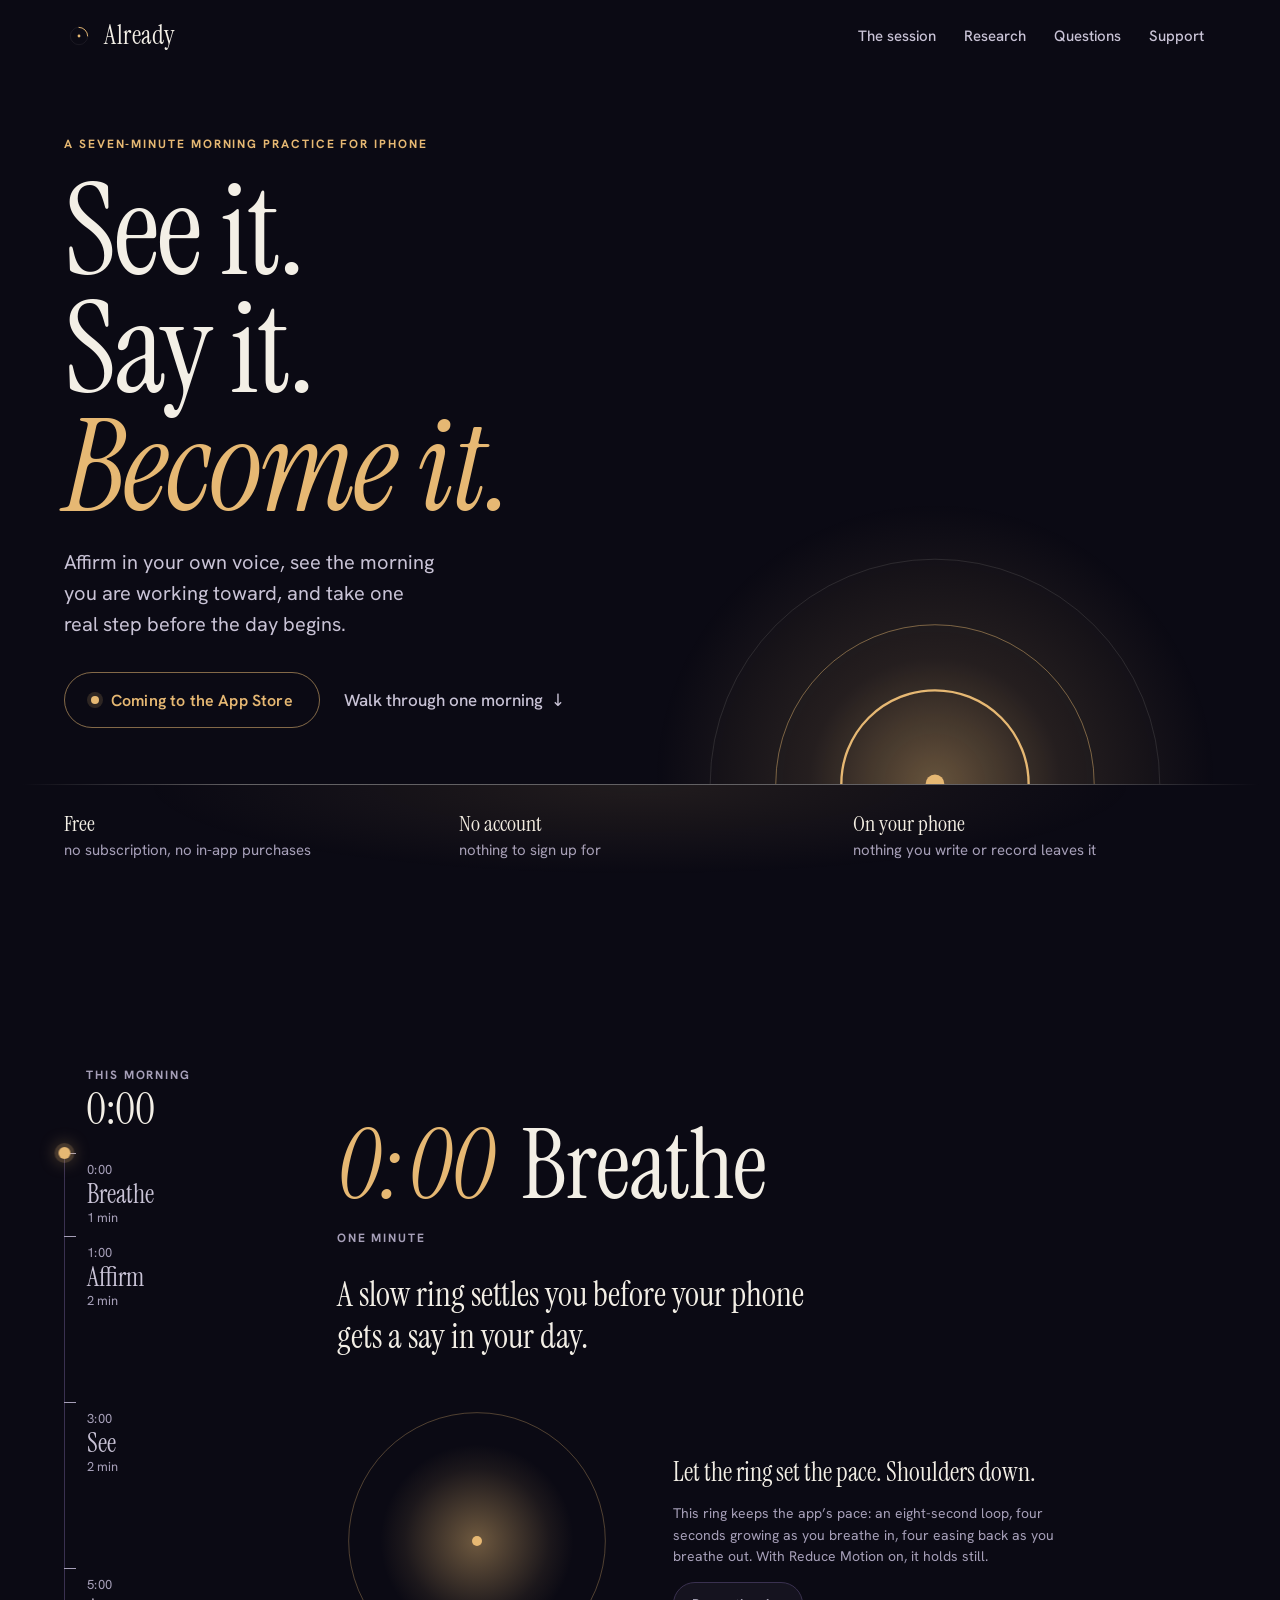
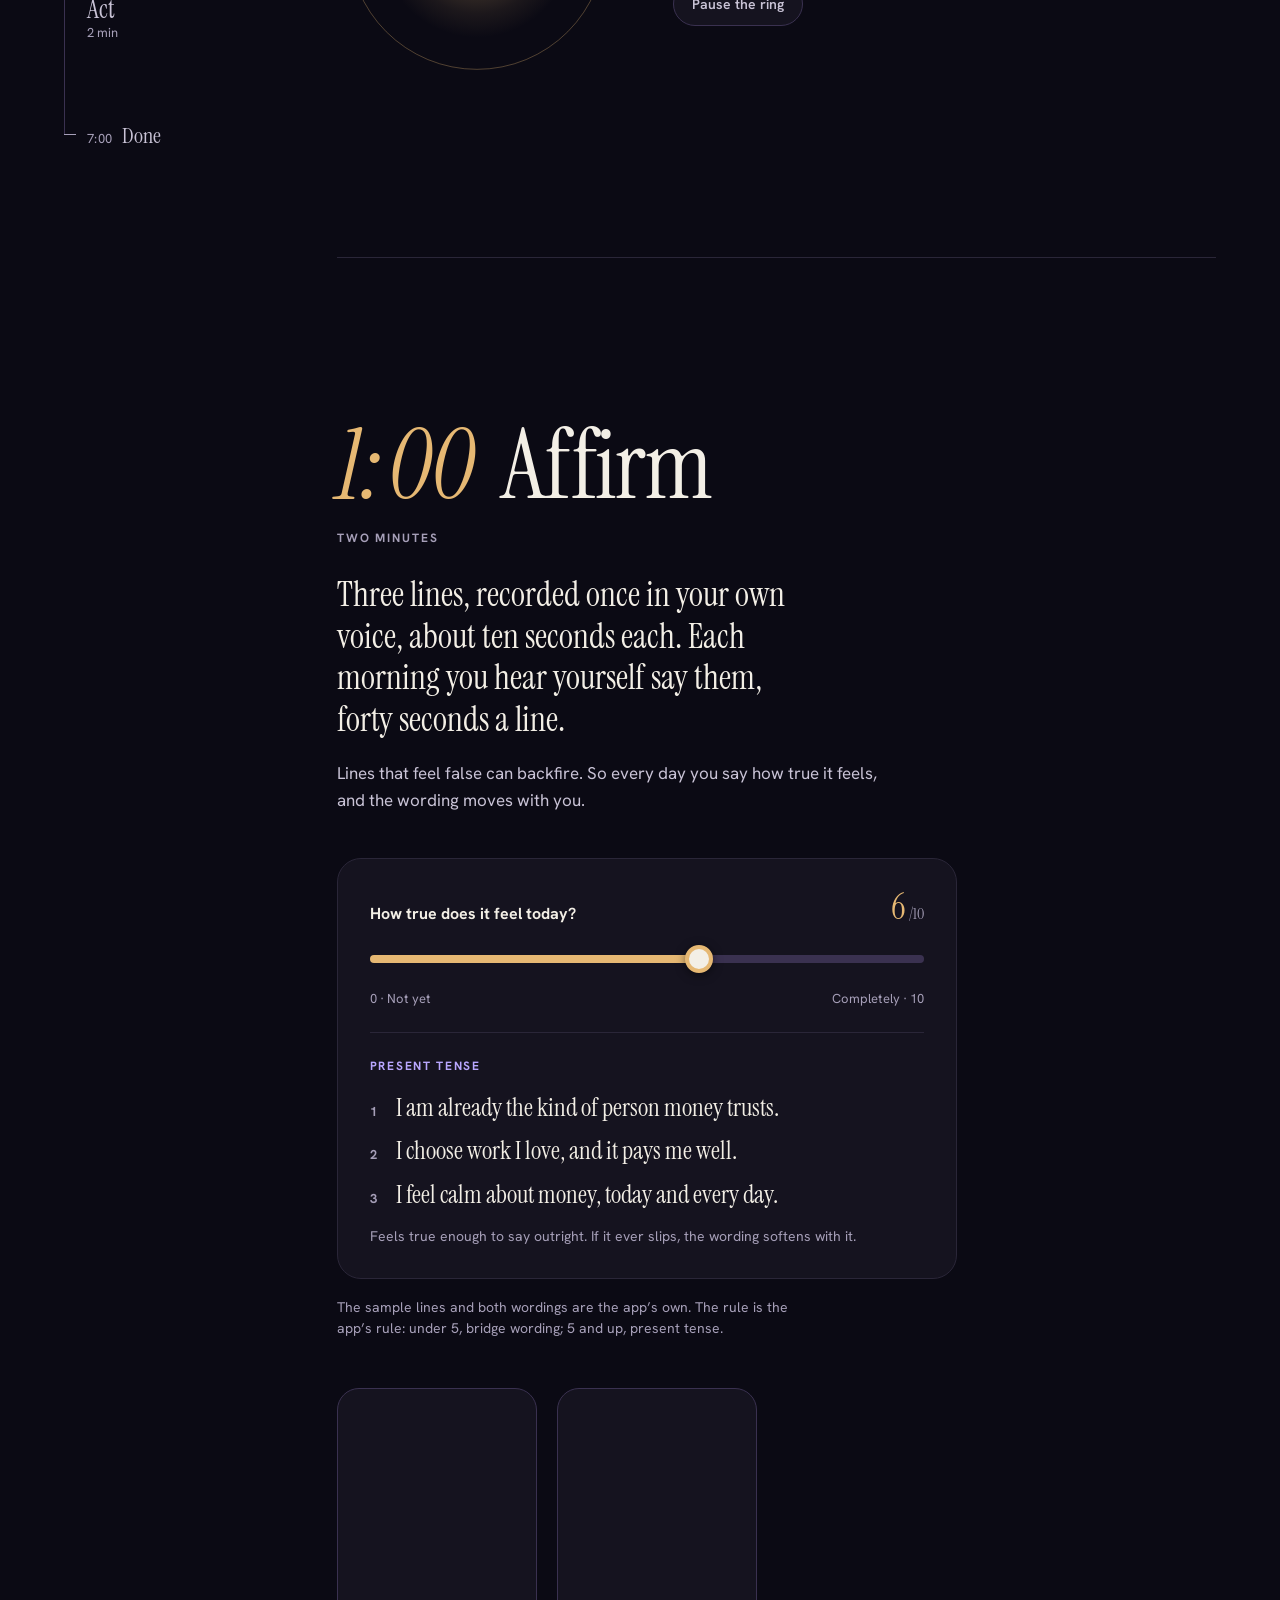
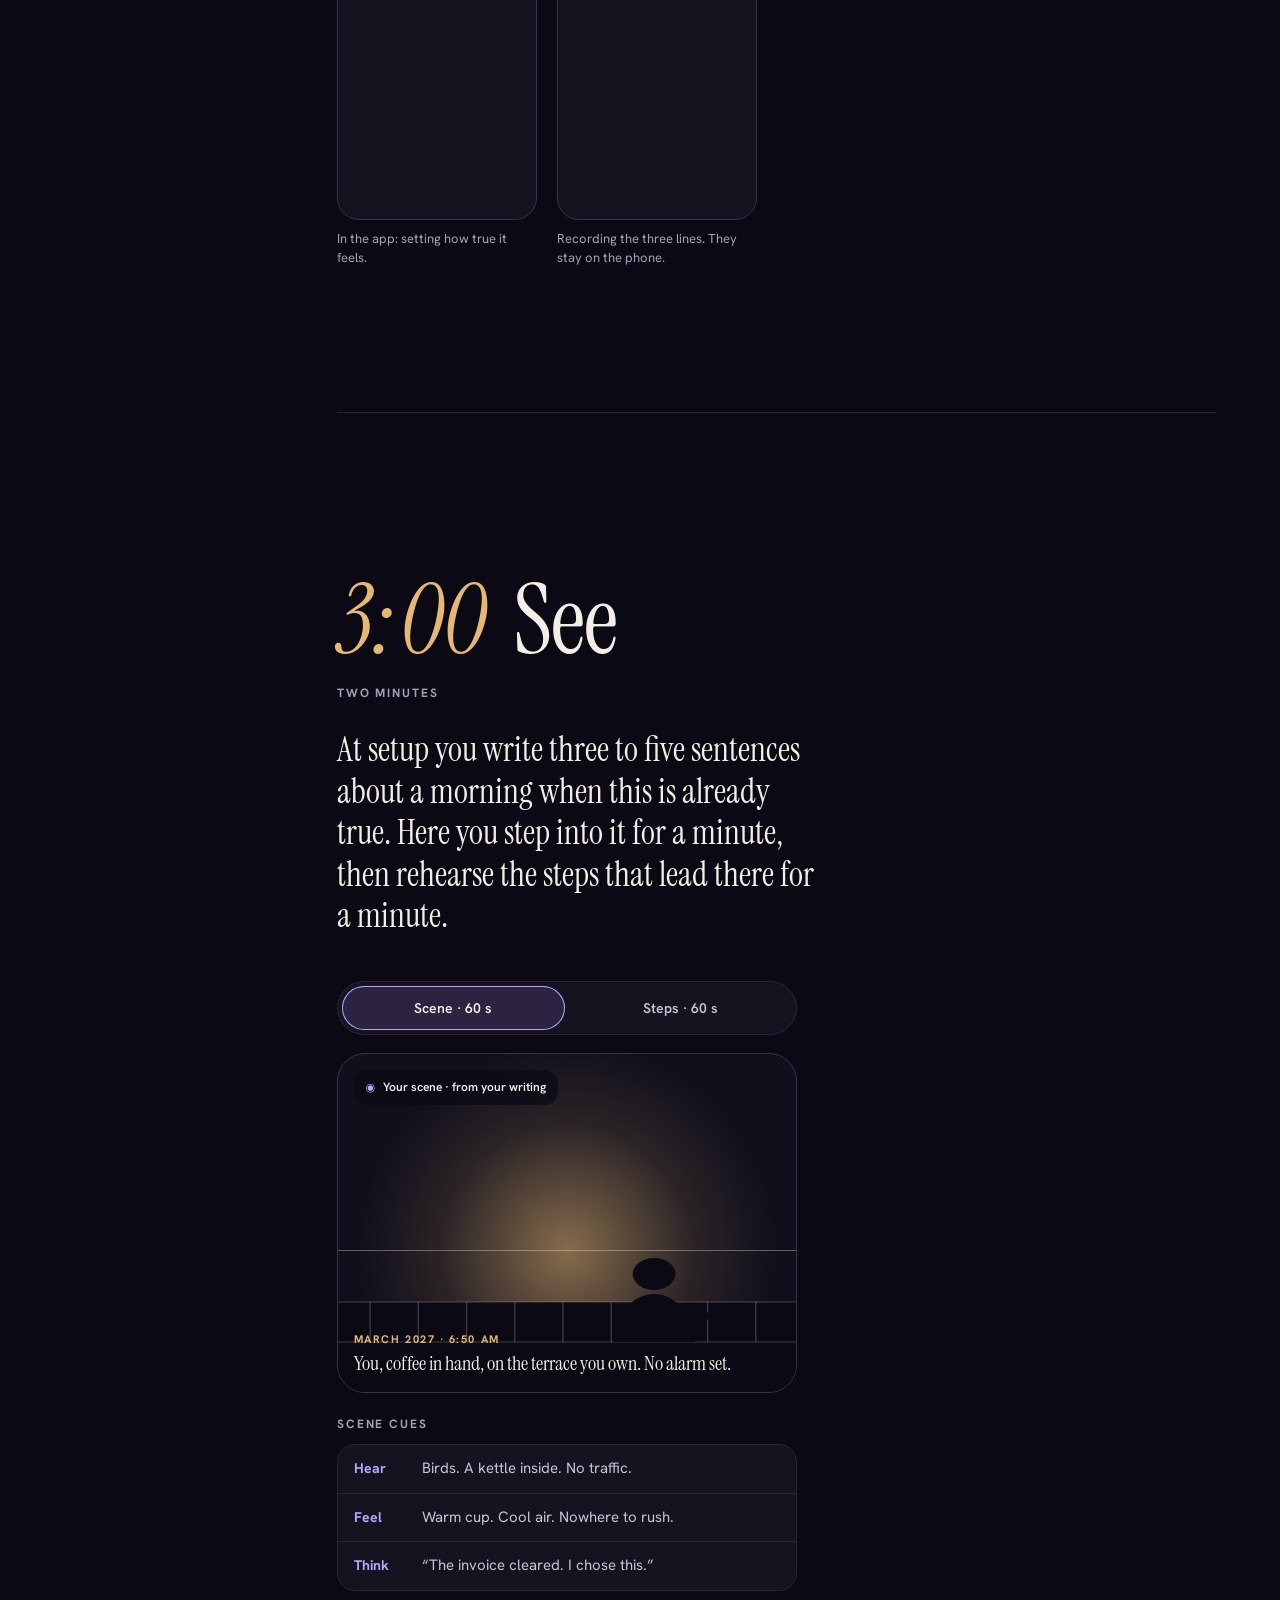
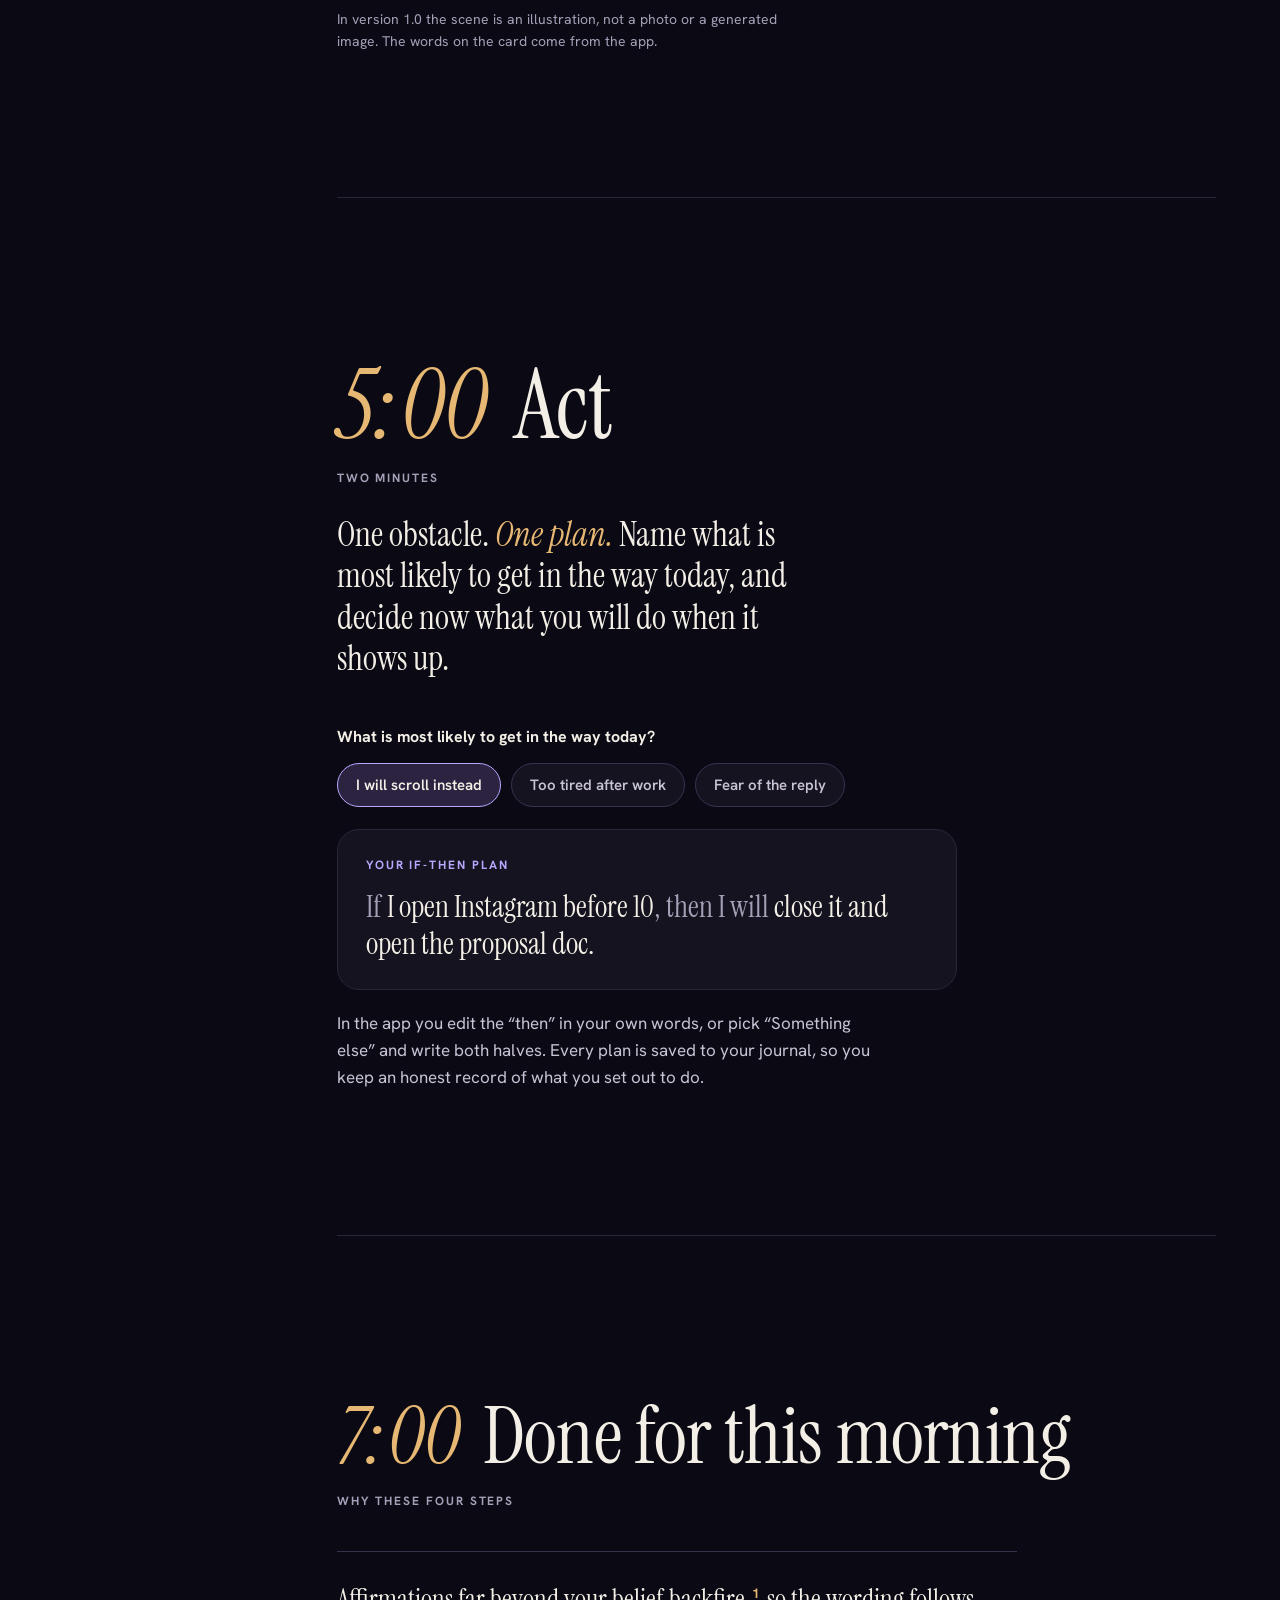
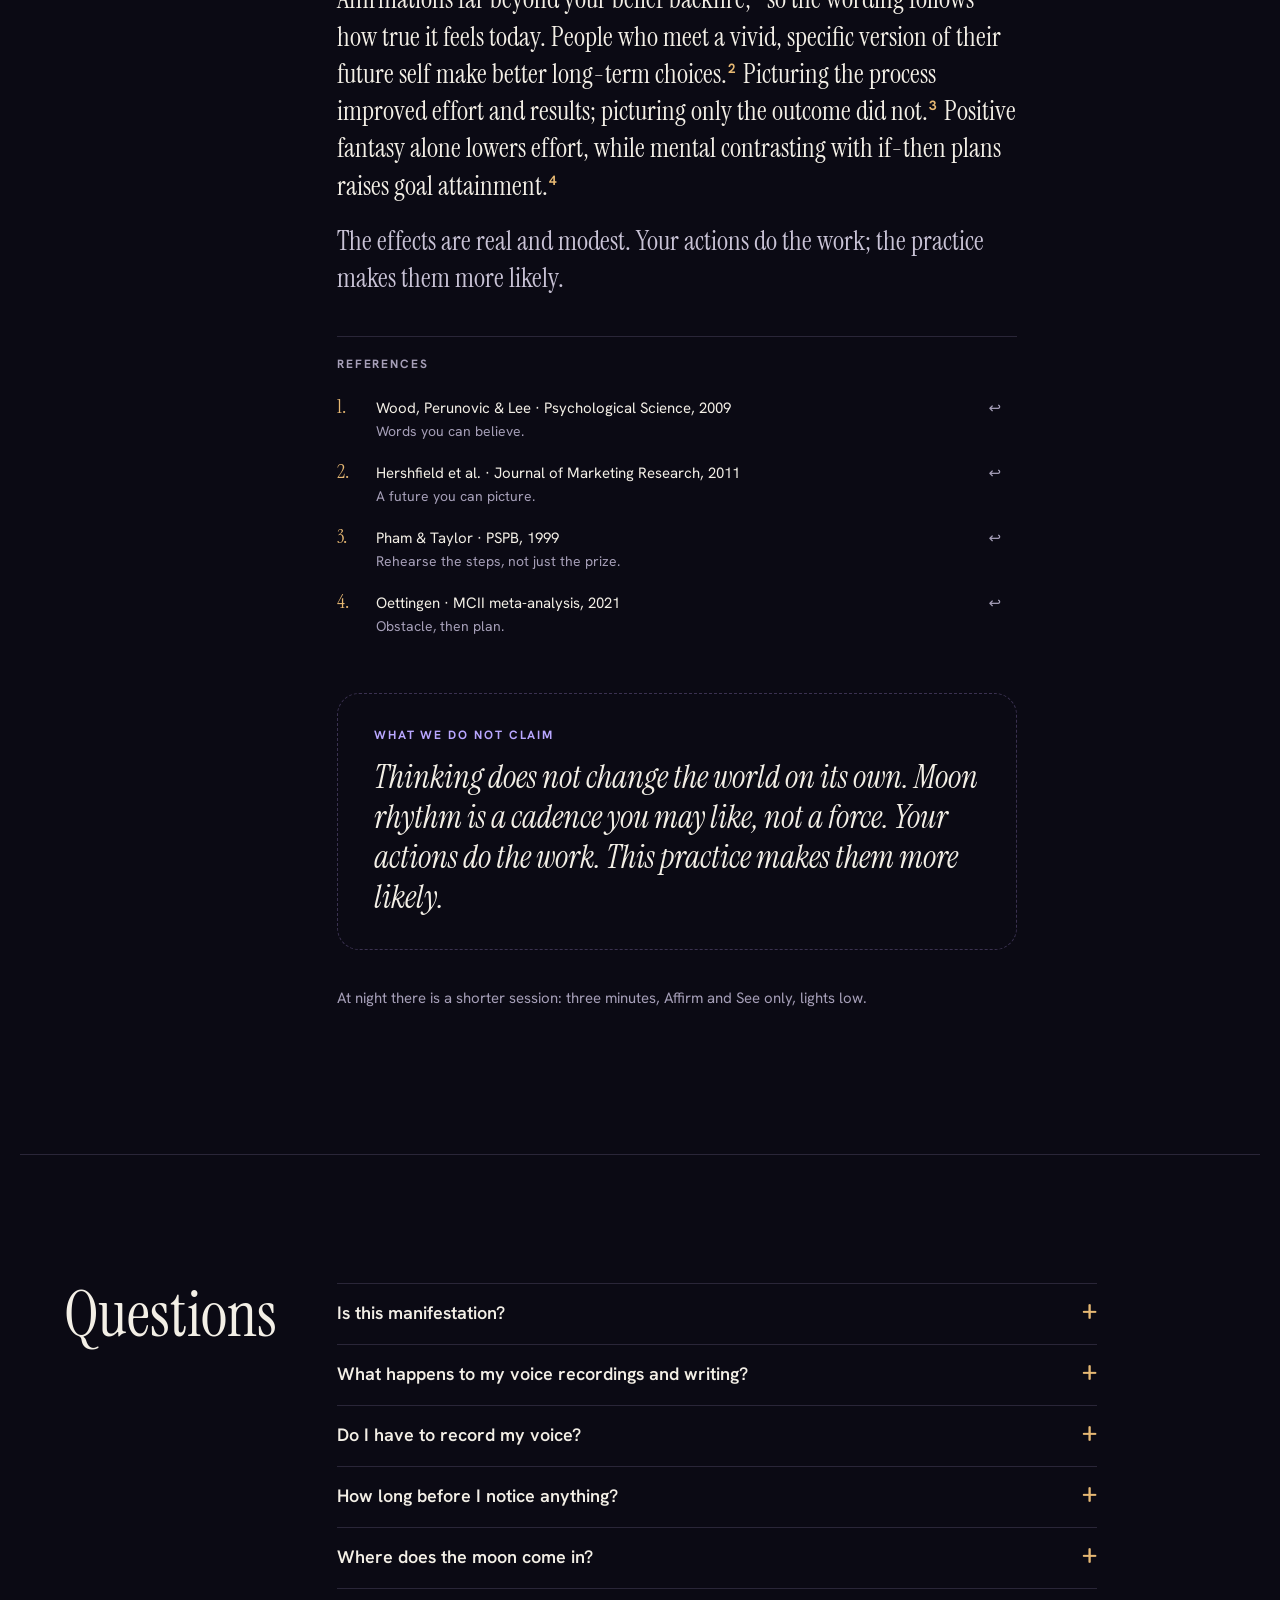
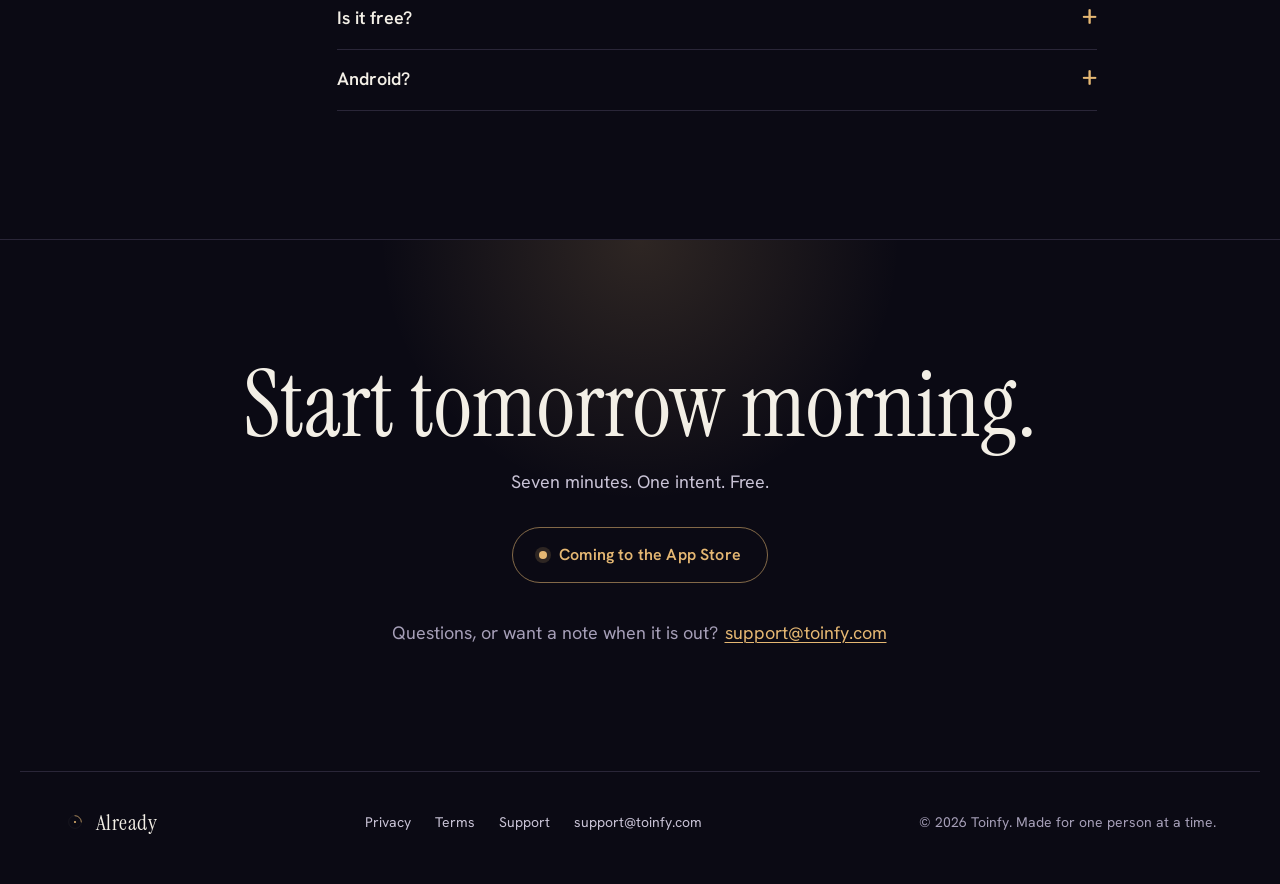
<file: index.html>
<!doctype html>
<html lang="en" class="no-js">
<head>
<meta charset="utf-8">
<meta name="viewport" content="width=device-width, initial-scale=1">
<meta http-equiv="Content-Security-Policy" content="default-src 'self'; script-src 'self'; style-src 'self'; img-src 'self'; font-src 'self'; connect-src 'none'; manifest-src 'self'; object-src 'none'; base-uri 'self'; form-action 'none'">
<meta name="referrer" content="strict-origin-when-cross-origin">
<title>Already: See it. Say it. Become it.</title>
<meta name="description" content="A seven-minute morning practice for iPhone. Breathe, affirm in your own voice, see the morning you are working toward, and plan one real step. Free, no account, nothing leaves your phone.">
<link rel="canonical" href="https://already.toinfy.com/">
<meta property="og:type" content="website">
<meta property="og:site_name" content="Already">
<meta property="og:title" content="Already: See it. Say it. Become it.">
<meta property="og:description" content="Seven minutes each morning. Breathe, affirm in your own voice, see it, plan one step.">
<meta property="og:url" content="https://already.toinfy.com/">
<meta property="og:image" content="https://already.toinfy.com/og-image.png">
<meta property="og:image:width" content="1200">
<meta property="og:image:height" content="630">
<meta property="og:image:alt" content="Already. A gold sun rising over a thin horizon, and the line See it. Say it. Become it.">
<meta name="twitter:card" content="summary_large_image">
<meta name="theme-color" content="#0B0A14">
<meta name="color-scheme" content="dark">
<link rel="icon" href="favicon.svg" type="image/svg+xml">
<link rel="icon" href="favicon-32.png" sizes="32x32" type="image/png">
<link rel="apple-touch-icon" href="apple-touch-icon.png">
<link rel="manifest" href="site.webmanifest">
<link rel="preload" href="fonts/instrument-serif-latin-400-normal.woff2" as="font" type="font/woff2" crossorigin>
<link rel="preload" href="fonts/hanken-grotesk-latin-wght.woff2" as="font" type="font/woff2" crossorigin>
<link rel="stylesheet" href="styles.css">
<script src="site.js" defer></script>
<script type="application/ld+json">
{"@context":"https://schema.org","@type":"MobileApplication","name":"Already","operatingSystem":"iOS","applicationCategory":"HealthApplication","description":"A seven-minute daily affirmation and visualization practice.","offers":{"@type":"Offer","price":"0","priceCurrency":"USD"},"url":"https://already.toinfy.com/"}
</script>
</head>
<body>
<a class="skip" href="#main">Skip to content</a>

<header class="site-header">
  <a class="brand" href="./" aria-label="Already, home"><img src="mark.svg" alt="" width="30" height="30">Already</a>
  <nav class="site-nav" aria-label="Site">
    <a class="wide-only" href="#breathe">The session</a>
    <a class="wide-only" href="#done">Research</a>
    <a class="wide-only" href="#questions">Questions</a>
    <a href="support.html">Support</a>
  </nav>
</header>

<main id="main">

<!-- Before 0:00. The horizon. -->
<section class="dawn" aria-labelledby="hero-title">
  <div class="dawn-sky" aria-hidden="true">
    <div class="sun">
      <svg viewBox="0 0 600 300" focusable="false">
        <defs>
          <radialGradient id="sunglow" cx="300" cy="300" r="300" gradientUnits="userSpaceOnUse">
            <stop offset="0" stop-color="#E6B873" stop-opacity="0.42"/>
            <stop offset="0.45" stop-color="#E6B873" stop-opacity="0.12"/>
            <stop offset="1" stop-color="#E6B873" stop-opacity="0"/>
          </radialGradient>
        </defs>
        <circle cx="300" cy="300" r="300" fill="url(#sunglow)"/>
        <path d="M60 300 A240 240 0 0 1 540 300" fill="none" stroke="#F3EFE6" stroke-opacity="0.12" stroke-width="1"/>
        <path d="M130 300 A170 170 0 0 1 470 300" fill="none" stroke="#E6B873" stroke-opacity="0.5" stroke-width="1"/>
        <path d="M200 300 A100 100 0 0 1 400 300" fill="none" stroke="#E6B873" stroke-width="2.5" stroke-linecap="round"/>
        <circle cx="300" cy="300" r="10" fill="#E6B873"/>
      </svg>
    </div>
  </div>
  <div class="dawn-copy">
    <p class="eyebrow">A seven-minute morning practice for iPhone</p>
    <h1 id="hero-title">See it.<br>Say it.<br><em>Become it.</em></h1>
    <p class="lede">Affirm in your own voice, see the morning you are working toward, and take one real step before the day begins.</p>
    <div class="cta">
      <!-- STORE LINK: replace this span with <a class="store" href="https://apps.apple.com/app/id…">Download on the App Store</a> once the listing is live. -->
      <span class="store" id="store">Coming to the App Store</span>
      <a class="text-link" href="#breathe">Walk through one morning <span aria-hidden="true">↓</span></a>
    </div>
  </div>
  <div class="horizon" aria-hidden="true"></div>
  <ul class="ground-facts" aria-label="At a glance">
    <li><b>Free</b> no subscription, no in-app purchases</li>
    <li><b>No account</b> nothing to sign up for</li>
    <li><b>On your phone</b> nothing you write or record leaves it</li>
  </ul>
</section>

<!-- 0:00 to 7:00. One morning session. -->
<div class="session" id="session">

  <nav class="track" id="track" aria-label="One morning session, minute by minute">
    <p class="track-head"><span class="track-label">This morning</span><span class="track-clock" id="clock" aria-hidden="true">0:00</span></p>
    <ol class="track-list">
      <li class="seg seg-1"><a href="#breathe" data-phase="breathe"><span class="t">0:00</span><span class="p">Breathe</span><span class="d">1 min</span></a></li>
      <li class="seg seg-2"><a href="#affirm" data-phase="affirm"><span class="t">1:00</span><span class="p">Affirm</span><span class="d">2 min</span></a></li>
      <li class="seg seg-2"><a href="#see" data-phase="see"><span class="t">3:00</span><span class="p">See</span><span class="d">2 min</span></a></li>
      <li class="seg seg-2"><a href="#act" data-phase="act"><span class="t">5:00</span><span class="p">Act</span><span class="d">2 min</span></a></li>
      <li class="seg seg-end"><a href="#done" data-phase="done"><span class="t">7:00</span><span class="p">Done</span></a></li>
    </ol>
    <div class="track-rail" aria-hidden="true"><span class="track-fill" id="track-fill"></span><span class="track-dot" id="track-dot"></span></div>
  </nav>

  <div class="phases">

    <section class="phase" id="breathe" aria-labelledby="breathe-title">
      <h2 id="breathe-title" class="phase-title"><span class="ts">0:00</span> Breathe</h2>
      <p class="phase-len">One minute</p>
      <p class="phase-lede">A slow ring settles you before your phone gets a say in your day.</p>
      <div class="demo demo-breathe">
        <div class="ring" id="ring" aria-hidden="true">
          <span class="ring-outer"></span>
          <span class="ring-glow"></span>
          <span class="ring-dot"></span>
          <span class="ring-word ring-in">In</span>
          <span class="ring-word ring-out">Out</span>
        </div>
        <div class="demo-side">
          <p class="demo-cue">Let the ring set the pace. Shoulders down.</p>
          <p class="demo-note">This ring keeps the app’s pace: an eight-second loop, four seconds growing as you breathe in, four easing back as you breathe out. With Reduce Motion on, it holds still.</p>
          <button class="btn-quiet" type="button" id="ring-toggle" hidden aria-pressed="false">Pause the ring</button>
        </div>
      </div>
    </section>

    <section class="phase" id="affirm" aria-labelledby="affirm-title">
      <h2 id="affirm-title" class="phase-title"><span class="ts">1:00</span> Affirm</h2>
      <p class="phase-len">Two minutes</p>
      <p class="phase-lede">Three lines, recorded once in your own voice, about ten seconds each. Each morning you hear yourself say them, forty seconds a line.</p>
      <p class="phase-body">Lines that feel false can backfire. So every day you say how true it feels, and the wording moves with you.</p>

      <div class="demo demo-affirm" id="belief-demo">
        <div class="belief-head">
          <label for="belief" class="belief-q">How true does it feel today?</label>
          <output id="belief-out" for="belief" class="belief-val" aria-hidden="true"><span id="belief-num">6</span><small> /10</small></output>
        </div>
        <div class="belief-range">
          <input type="range" id="belief" min="0" max="10" step="1" value="6" aria-describedby="belief-mode-note">
          <div class="belief-ends" aria-hidden="true"><span>0 · Not yet</span><span>Completely · 10</span></div>
        </div>
        <p class="belief-mode"><span class="mode-tag" id="belief-mode">Present tense</span></p>
        <ol class="lines" aria-live="polite" id="belief-lines">
          <li data-present="I am already the kind of person money trusts." data-bridge="I am becoming the kind of person money trusts.">I am already the kind of person money trusts.</li>
          <li data-present="I choose work I love, and it pays me well." data-bridge="I choose work I love, and I am learning to let it pay me well.">I choose work I love, and it pays me well.</li>
          <li data-present="I feel calm about money, today and every day." data-bridge="I am learning to feel calm about money, one day at a time.">I feel calm about money, today and every day.</li>
        </ol>
        <p class="demo-note" id="belief-mode-note" data-present="Feels true enough to say outright. If it ever slips, the wording softens with it." data-bridge="Under 5 we soften the words until they feel true. Raise it any day and the wording firms up.">Feels true enough to say outright. If it ever slips, the wording softens with it.</p>
        <p class="demo-note nojs-only">Below 5 out of 10 the same lines switch to bridge wording, for example “I am becoming the kind of person money trusts.”</p>
      </div>
      <p class="fine">The sample lines and both wordings are the app’s own. The rule is the app’s rule: under 5, bridge wording; 5 and up, present tense.</p>

      <div class="evidence">
        <figure>
          <img src="assets/screen-02-intent.webp" width="600" height="1304" loading="lazy" decoding="async" alt="Already app screen, step 1 of 4, Your intent. The line I earn more than I need, doing work I love. How true does it feel right now, set to 6 out of 10. Present tense: By March 2027 I earn more than I need from work I love, and I feel calm about money.">
          <figcaption>In the app: setting how true it feels.</figcaption>
        </figure>
        <figure>
          <img src="assets/screen-04-voice.webp" width="600" height="1304" loading="lazy" decoding="async" alt="Already app screen, step 3 of 4, Say it in your voice. Three lines, each with a record button. A note says recordings stay on this phone.">
          <figcaption>Recording the three lines. They stay on the phone.</figcaption>
        </figure>
      </div>
    </section>

    <section class="phase" id="see" aria-labelledby="see-title">
      <h2 id="see-title" class="phase-title"><span class="ts">3:00</span> See</h2>
      <p class="phase-len">Two minutes</p>
      <p class="phase-lede">At setup you write three to five sentences about a morning when this is already true. Here you step into it for a minute, then rehearse the steps that lead there for a minute.</p>

      <div class="demo demo-see">
        <input class="vh" type="radio" name="see" id="see-scene" checked>
        <input class="vh" type="radio" name="see" id="see-steps">
        <div class="seg-ctl" role="presentation">
          <label for="see-scene" class="seg-opt seg-opt-scene">Scene · 60 s</label>
          <label for="see-steps" class="seg-opt seg-opt-steps">Steps · 60 s</label>
        </div>

        <div class="see-panel see-panel-scene">
          <figure class="scene" role="img" aria-label="Illustrated scene card: a terrace at sunrise, a figure holding a cup. Caption: March 2027, 6:50 am. You, coffee in hand, on the terrace you own. No alarm set.">
            <span class="scene-glow"></span>
            <span class="scene-horizon"></span>
            <svg class="scene-terrace" viewBox="0 0 342 170" preserveAspectRatio="none" aria-hidden="true" focusable="false">
              <rect x="0" y="80" width="342" height="90" fill="#0B0A14"/>
              <path d="M0 80 H342" stroke="rgba(243,239,230,0.25)" stroke-width="1"/>
              <g stroke="rgba(243,239,230,0.22)" stroke-width="1">
                <path d="M24 80V120M60 80V120M96 80V120M132 80V120M168 80V120M204 80V120M240 80V120M276 80V120M312 80V120"/>
                <path d="M0 120H342"/>
              </g>
              <ellipse cx="236" cy="52" rx="16" ry="16" fill="#0B0A14"/>
              <path d="M206 120 C206 90 222 72 236 72 C250 72 266 90 266 120 Z" fill="#0B0A14"/>
              <path d="M258 96 L296 92" stroke="#0B0A14" stroke-width="7" stroke-linecap="round"/>
              <ellipse cx="300" cy="90" rx="6" ry="4" fill="#0B0A14"/>
            </svg>
            <span class="scene-badge" aria-hidden="true">Your scene · from your writing</span>
            <span class="scene-cap" aria-hidden="true"><small>March 2027 · 6:50 am</small>You, coffee in hand, on the terrace you own. No alarm set.</span>
          </figure>
          <p class="cues-label">Scene cues</p>
          <dl class="cues">
            <div><dt>Hear</dt><dd>Birds. A kettle inside. No traffic.</dd></div>
            <div><dt>Feel</dt><dd>Warm cup. Cool air. Nowhere to rush.</dd></div>
            <div><dt>Think</dt><dd>“The invoice cleared. I chose this.”</dd></div>
          </dl>
        </div>

        <div class="see-panel see-panel-steps">
          <div class="step-card">
            <p class="step-n">Step 1 of 3</p>
            <p class="step-text">Open the laptop and send one proposal before checking anything else.</p>
            <p class="step-hint">See yourself doing it, not just done. Where are your hands? What happens first?</p>
          </div>
          <p class="cues-label">The steps that lead here</p>
          <ol class="steps">
            <li>Open the laptop and send one proposal before checking anything else.</li>
            <li>Say no to the one request that does not fit the plan.</li>
            <li>Move 10% of what came in today into the buffer account.</li>
          </ol>
        </div>
      </div>
      <p class="fine">In version 1.0 the scene is an illustration, not a photo or a generated image. The words on the card come from the app.</p>
    </section>

    <section class="phase" id="act" aria-labelledby="act-title">
      <h2 id="act-title" class="phase-title"><span class="ts">5:00</span> Act</h2>
      <p class="phase-len">Two minutes</p>
      <p class="phase-lede">One obstacle. <em>One plan.</em> Name what is most likely to get in the way today, and decide now what you will do when it shows up.</p>

      <fieldset class="demo demo-act">
        <legend>What is most likely to get in the way today?</legend>
        <input class="vh" type="radio" name="obstacle" id="ob-scroll" checked>
        <input class="vh" type="radio" name="obstacle" id="ob-tired">
        <input class="vh" type="radio" name="obstacle" id="ob-fear">
        <div class="chips">
          <label for="ob-scroll" class="chip chip-scroll">I will scroll instead</label>
          <label for="ob-tired" class="chip chip-tired">Too tired after work</label>
          <label for="ob-fear" class="chip chip-fear">Fear of the reply</label>
        </div>
        <div class="plan" aria-live="polite">
          <p class="plan-label">Your if-then plan</p>
          <p class="plan-text plan-scroll"><span class="m">If</span> I open Instagram before 10<span class="m">, then I will</span> close it and open the proposal doc.</p>
          <p class="plan-text plan-tired"><span class="m">If</span> it is 7 pm and I feel drained<span class="m">, then I will</span> do the 10-minute version, not nothing.</p>
          <p class="plan-text plan-fear"><span class="m">If</span> I hesitate before sending<span class="m">, then I will</span> send it and walk for five minutes.</p>
        </div>
      </fieldset>
      <p class="phase-body">In the app you edit the “then” in your own words, or pick “Something else” and write both halves. Every plan is saved to your journal, so you keep an honest record of what you set out to do.</p>
    </section>

    <section class="phase phase-done" id="done" aria-labelledby="done-title">
      <h2 id="done-title" class="phase-title"><span class="ts">7:00</span> Done for this morning</h2>
      <p class="phase-len">Why these four steps</p>

      <div class="paper">
        <p>Affirmations far beyond your belief backfire,<a class="ref" href="#ref-1" id="cite-1" aria-label="Reference 1">1</a> so the wording follows how true it feels today. People who meet a vivid, specific version of their future self make better long-term choices.<a class="ref" href="#ref-2" id="cite-2" aria-label="Reference 2">2</a> Picturing the process improved effort and results; picturing only the outcome did not.<a class="ref" href="#ref-3" id="cite-3" aria-label="Reference 3">3</a> Positive fantasy alone lowers effort, while mental contrasting with if-then plans raises goal attainment.<a class="ref" href="#ref-4" id="cite-4" aria-label="Reference 4">4</a></p>
        <p>The effects are real and modest. Your actions do the work; the practice makes them more likely.</p>

        <h3 class="refs-title">References</h3>
        <ol class="refs">
          <li id="ref-1"><span class="cite">Wood, Perunovic &amp; Lee · Psychological Science, 2009</span> <span class="gloss">Words you can believe.</span> <a href="#cite-1" class="back" aria-label="Back to text for reference 1">↩</a></li>
          <li id="ref-2"><span class="cite">Hershfield et al. · Journal of Marketing Research, 2011</span> <span class="gloss">A future you can picture.</span> <a href="#cite-2" class="back" aria-label="Back to text for reference 2">↩</a></li>
          <li id="ref-3"><span class="cite">Pham &amp; Taylor · PSPB, 1999</span> <span class="gloss">Rehearse the steps, not just the prize.</span> <a href="#cite-3" class="back" aria-label="Back to text for reference 3">↩</a></li>
          <li id="ref-4"><span class="cite">Oettingen · MCII meta-analysis, 2021</span> <span class="gloss">Obstacle, then plan.</span> <a href="#cite-4" class="back" aria-label="Back to text for reference 4">↩</a></li>
        </ol>
      </div>

      <aside class="not-claimed" aria-labelledby="nc-title">
        <h3 id="nc-title">What we do not claim</h3>
        <p>Thinking does not change the world on its own. Moon rhythm is a cadence you may like, not a force. Your actions do the work. This practice makes them more likely.</p>
      </aside>

      <p class="after">At night there is a shorter session: three minutes, Affirm and See only, lights low.</p>
    </section>

  </div>
</div>

<section class="questions" id="questions" aria-labelledby="q-title">
  <h2 id="q-title">Questions</h2>
  <div class="faq">
    <details>
      <summary>Is this manifestation?</summary>
      <p>It is the part of manifestation that holds up: a specific intent, believable self-talk, vivid rehearsal, and a daily action. We leave out the promises.</p>
    </details>
    <details>
      <summary>What happens to my voice recordings and writing?</summary>
      <p>Nothing leaves your phone. Recordings, your writing and your journal are stored only on the device. There is no account to create. Details in the <a href="privacy.html">privacy policy</a>.</p>
    </details>
    <details>
      <summary>Do I have to record my voice?</summary>
      <p>No. The microphone is optional. Choose “Read them silently for now” and record later from the You tab.</p>
    </details>
    <details>
      <summary>How long before I notice anything?</summary>
      <p>We do not promise a timeline. The first cycle is 21 days, and that is a first cycle, not a finish line: habits take closer to two months, and one missed day does not reset your streak.</p>
    </details>
    <details>
      <summary>Where does the moon come in?</summary>
      <p>Only as rhythm. The Today screen shows the moon phase next to your day of the 21-day cycle, and you can turn Moon rhythm off. A cadence you may like, not a force.</p>
    </details>
    <details>
      <summary>Is it free?</summary>
      <p>Yes. No subscription, no in-app purchases and no account.</p>
    </details>
    <details>
      <summary>Android?</summary>
      <p>iPhone first. Android follows. Email <a href="mailto:support@toinfy.com?subject=Already%20on%20Android">support@toinfy.com</a> and we will tell you the day it ships.</p>
    </details>
  </div>
</section>

<section class="closing" aria-labelledby="close-title">
  <div class="closing-sun" aria-hidden="true"></div>
  <h2 id="close-title">Start tomorrow morning.</h2>
  <p>Seven minutes. One intent. Free.</p>
  <!-- STORE LINK: replace this span with the App Store link once the listing is live. -->
  <span class="store">Coming to the App Store</span>
  <p class="closing-mail">Questions, or want a note when it is out? <a href="mailto:support@toinfy.com?subject=Already">support@toinfy.com</a></p>
</section>

</main>

<footer class="site-footer">
  <a class="brand brand-sm" href="./"><img src="mark.svg" alt="" width="22" height="22">Already</a>
  <nav aria-label="Footer">
    <a href="privacy.html">Privacy</a>
    <a href="terms.html">Terms</a>
    <a href="support.html">Support</a>
    <a href="mailto:support@toinfy.com">support@toinfy.com</a>
  </nav>
  <p>© 2026 Toinfy. Made for one person at a time.</p>
</footer>
</body>
</html>
</file>
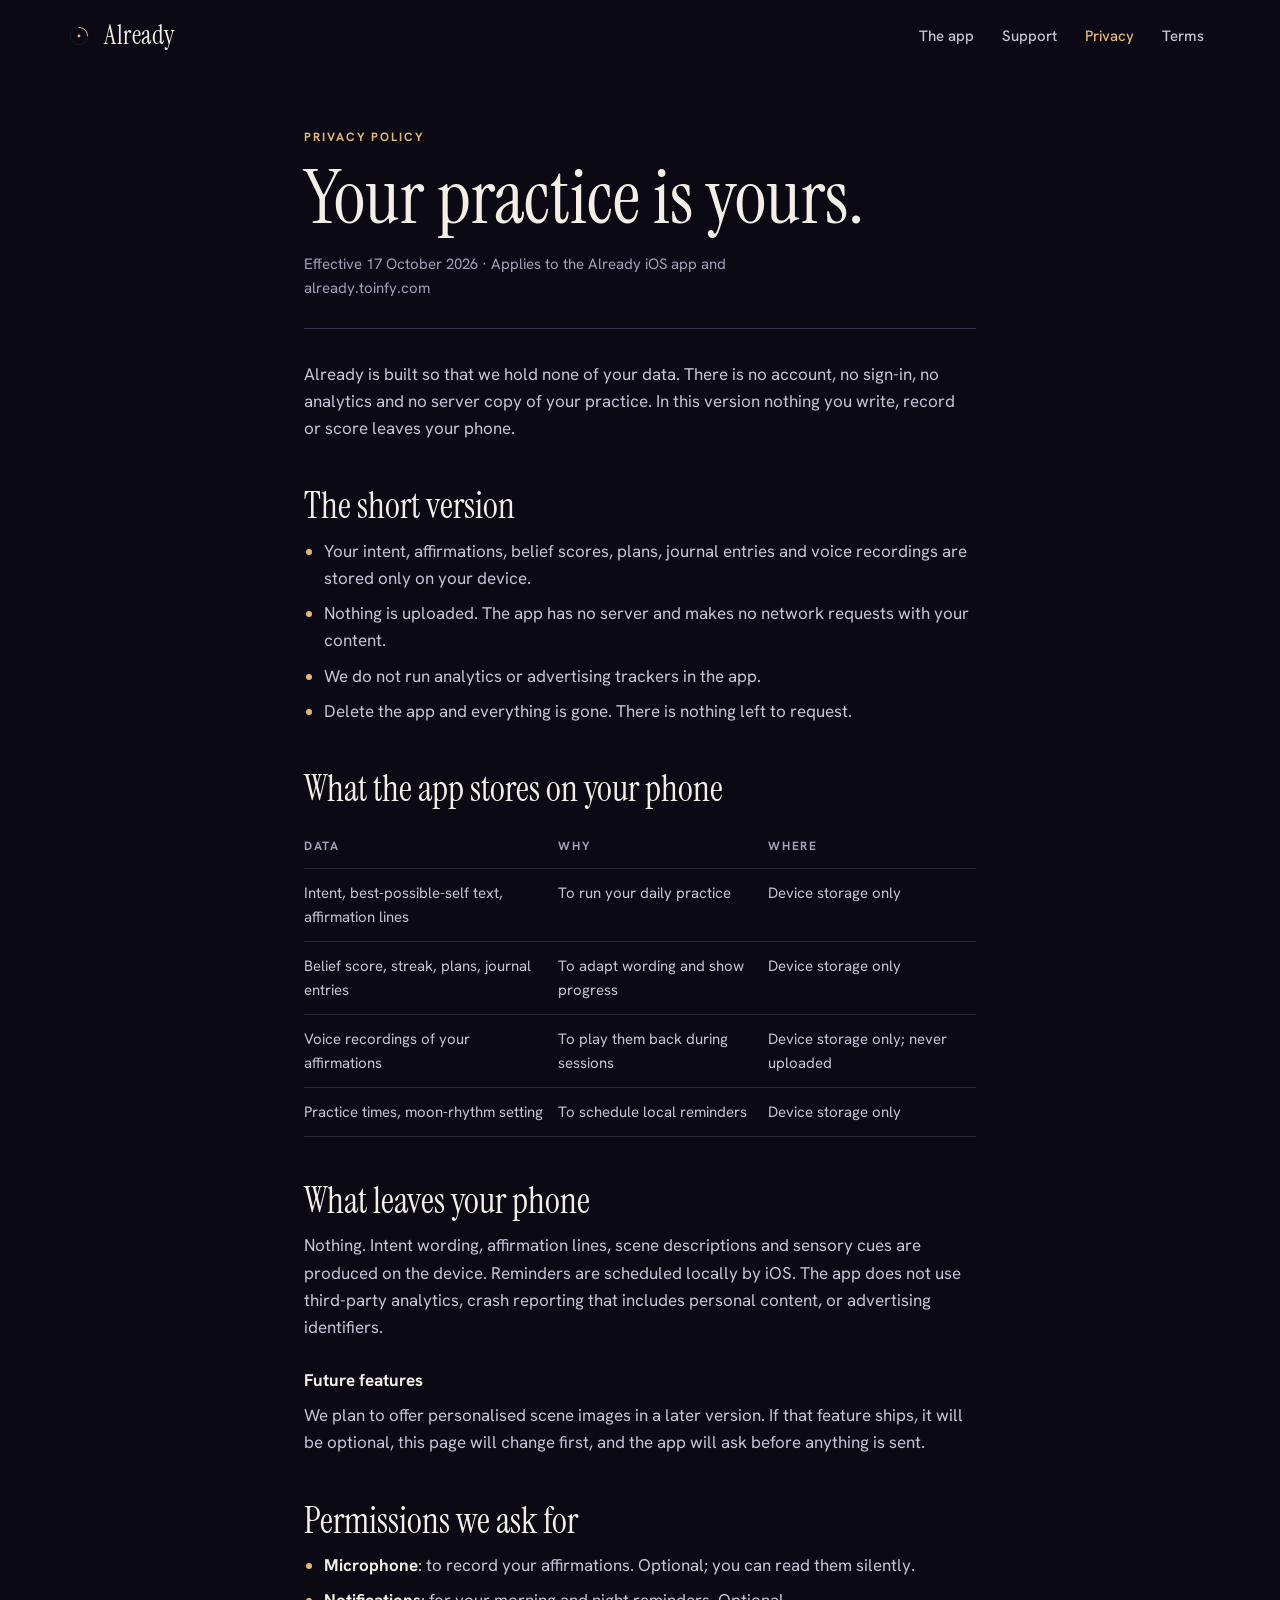
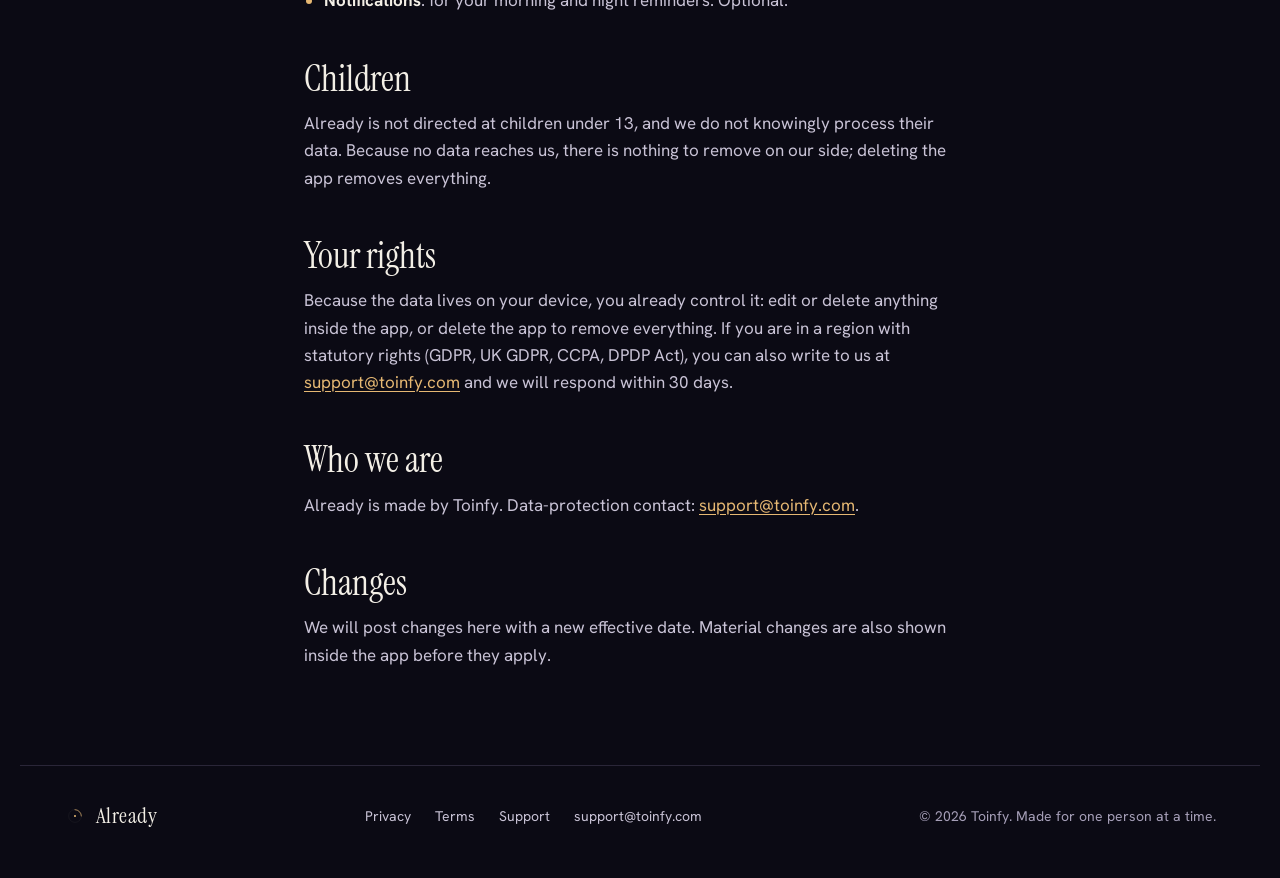
<file: privacy.html>
<!doctype html>
<html lang="en">
<head>
<meta charset="utf-8">
<meta name="viewport" content="width=device-width, initial-scale=1">
<meta http-equiv="Content-Security-Policy" content="default-src 'self'; script-src 'self'; style-src 'self'; img-src 'self'; font-src 'self'; connect-src 'none'; manifest-src 'self'; object-src 'none'; base-uri 'self'; form-action 'none'">
<meta name="referrer" content="strict-origin-when-cross-origin">
<title>Privacy policy · Already</title>
<meta name="description" content="How Already handles your intent, voice recordings and journal. No account, nothing leaves your phone.">
<link rel="canonical" href="https://already.toinfy.com/privacy.html">
<meta name="theme-color" content="#0B0A14">
<meta name="color-scheme" content="dark">
<link rel="icon" href="favicon.svg" type="image/svg+xml">
<link rel="icon" href="favicon-32.png" sizes="32x32" type="image/png">
<link rel="apple-touch-icon" href="apple-touch-icon.png">
<link rel="manifest" href="site.webmanifest">
<link rel="preload" href="fonts/instrument-serif-latin-400-normal.woff2" as="font" type="font/woff2" crossorigin>
<link rel="preload" href="fonts/hanken-grotesk-latin-wght.woff2" as="font" type="font/woff2" crossorigin>
<link rel="stylesheet" href="styles.css">
</head>
<body>
<a class="skip" href="#main">Skip to content</a>
<header class="site-header">
  <a class="brand" href="./" aria-label="Already, home"><img src="mark.svg" alt="" width="30" height="30">Already</a>
  <nav class="site-nav" aria-label="Site">
    <a class="wide-only" href="./">The app</a>
    <a href="support.html">Support</a>
    <a href="privacy.html" aria-current="page">Privacy</a>
    <a href="terms.html">Terms</a>
  </nav>
</header>
<main class="doc" id="main">
<header>
  <span class="eyebrow">Privacy policy</span>
  <h1>Your practice is yours.</h1>
  <p class="meta">Effective 17 October 2026 · Applies to the Already iOS app and already.toinfy.com</p>
</header>
<p>Already is built so that we hold none of your data. There is no account, no sign-in, no analytics and no server copy of your practice. In this version nothing you write, record or score leaves your phone.</p>

<h2>The short version</h2>
<ul>
  <li>Your intent, affirmations, belief scores, plans, journal entries and voice recordings are stored only on your device.</li>
  <li>Nothing is uploaded. The app has no server and makes no network requests with your content.</li>
  <li>We do not run analytics or advertising trackers in the app.</li>
  <li>Delete the app and everything is gone. There is nothing left to request.</li>
</ul>

<h2>What the app stores on your phone</h2>
<table>
  <tr><th>Data</th><th>Why</th><th>Where</th></tr>
  <tr><td>Intent, best-possible-self text, affirmation lines</td><td>To run your daily practice</td><td>Device storage only</td></tr>
  <tr><td>Belief score, streak, plans, journal entries</td><td>To adapt wording and show progress</td><td>Device storage only</td></tr>
  <tr><td>Voice recordings of your affirmations</td><td>To play them back during sessions</td><td>Device storage only; never uploaded</td></tr>
  <tr><td>Practice times, moon-rhythm setting</td><td>To schedule local reminders</td><td>Device storage only</td></tr>
</table>

<h2>What leaves your phone</h2>
<p>Nothing. Intent wording, affirmation lines, scene descriptions and sensory cues are produced on the device. Reminders are scheduled locally by iOS. The app does not use third-party analytics, crash reporting that includes personal content, or advertising identifiers.</p>
<h3>Future features</h3>
<p>We plan to offer personalised scene images in a later version. If that feature ships, it will be optional, this page will change first, and the app will ask before anything is sent.</p>

<h2>Permissions we ask for</h2>
<ul>
  <li><b>Microphone</b>: to record your affirmations. Optional; you can read them silently.</li>
  <li><b>Notifications</b>: for your morning and night reminders. Optional.</li>
</ul>

<h2>Children</h2>
<p>Already is not directed at children under 13, and we do not knowingly process their data. Because no data reaches us, there is nothing to remove on our side; deleting the app removes everything.</p>

<h2>Your rights</h2>
<p>Because the data lives on your device, you already control it: edit or delete anything inside the app, or delete the app to remove everything. If you are in a region with statutory rights (GDPR, UK GDPR, CCPA, DPDP Act), you can also write to us at <a href="mailto:support@toinfy.com">support@toinfy.com</a> and we will respond within 30 days.</p>

<h2>Who we are</h2>
<p>Already is made by Toinfy. Data-protection contact: <a href="mailto:support@toinfy.com">support@toinfy.com</a>.</p>

<h2>Changes</h2>
<p>We will post changes here with a new effective date. Material changes are also shown inside the app before they apply.</p>


</main>
<footer class="site-footer">
  <a class="brand brand-sm" href="./"><img src="mark.svg" alt="" width="22" height="22">Already</a>
  <nav aria-label="Footer">
    <a href="privacy.html">Privacy</a>
    <a href="terms.html">Terms</a>
    <a href="support.html">Support</a>
    <a href="mailto:support@toinfy.com">support@toinfy.com</a>
  </nav>
  <p>© 2026 Toinfy. Made for one person at a time.</p>
</footer>
</body>
</html>
</file>
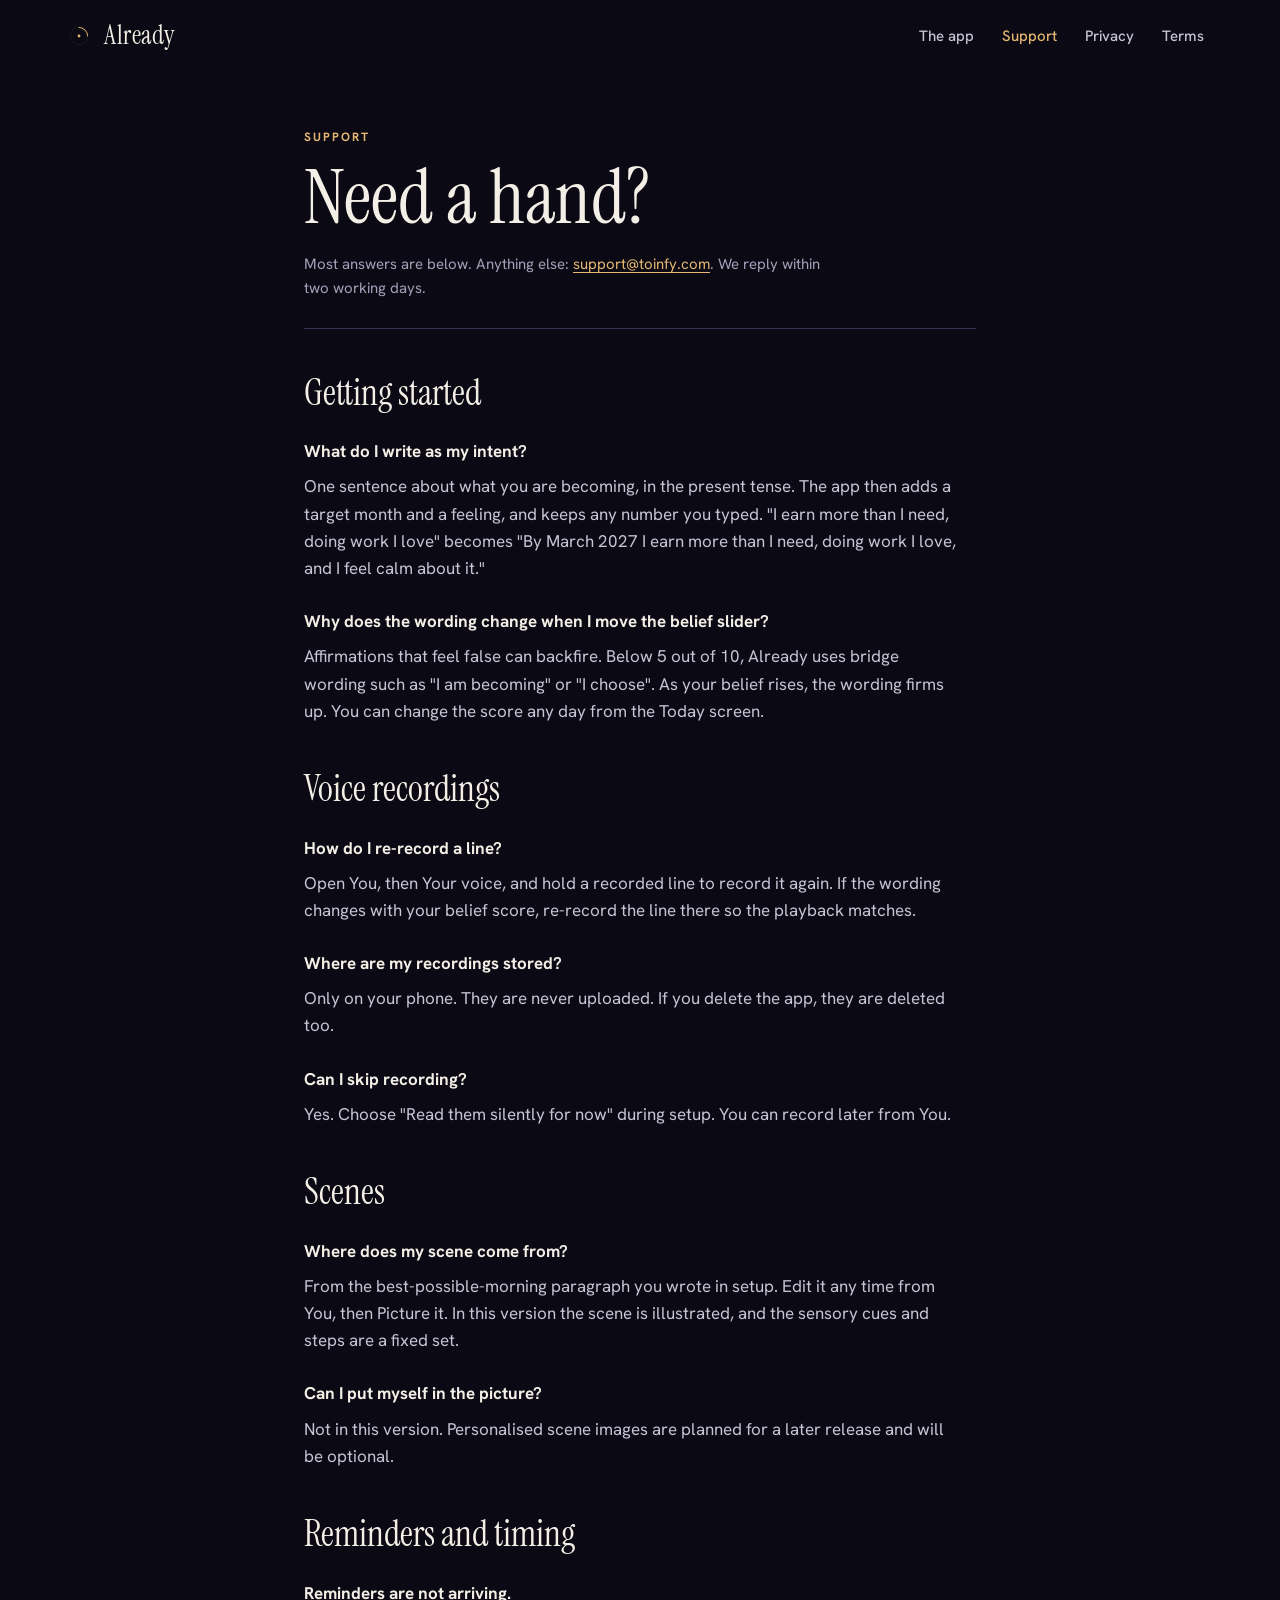
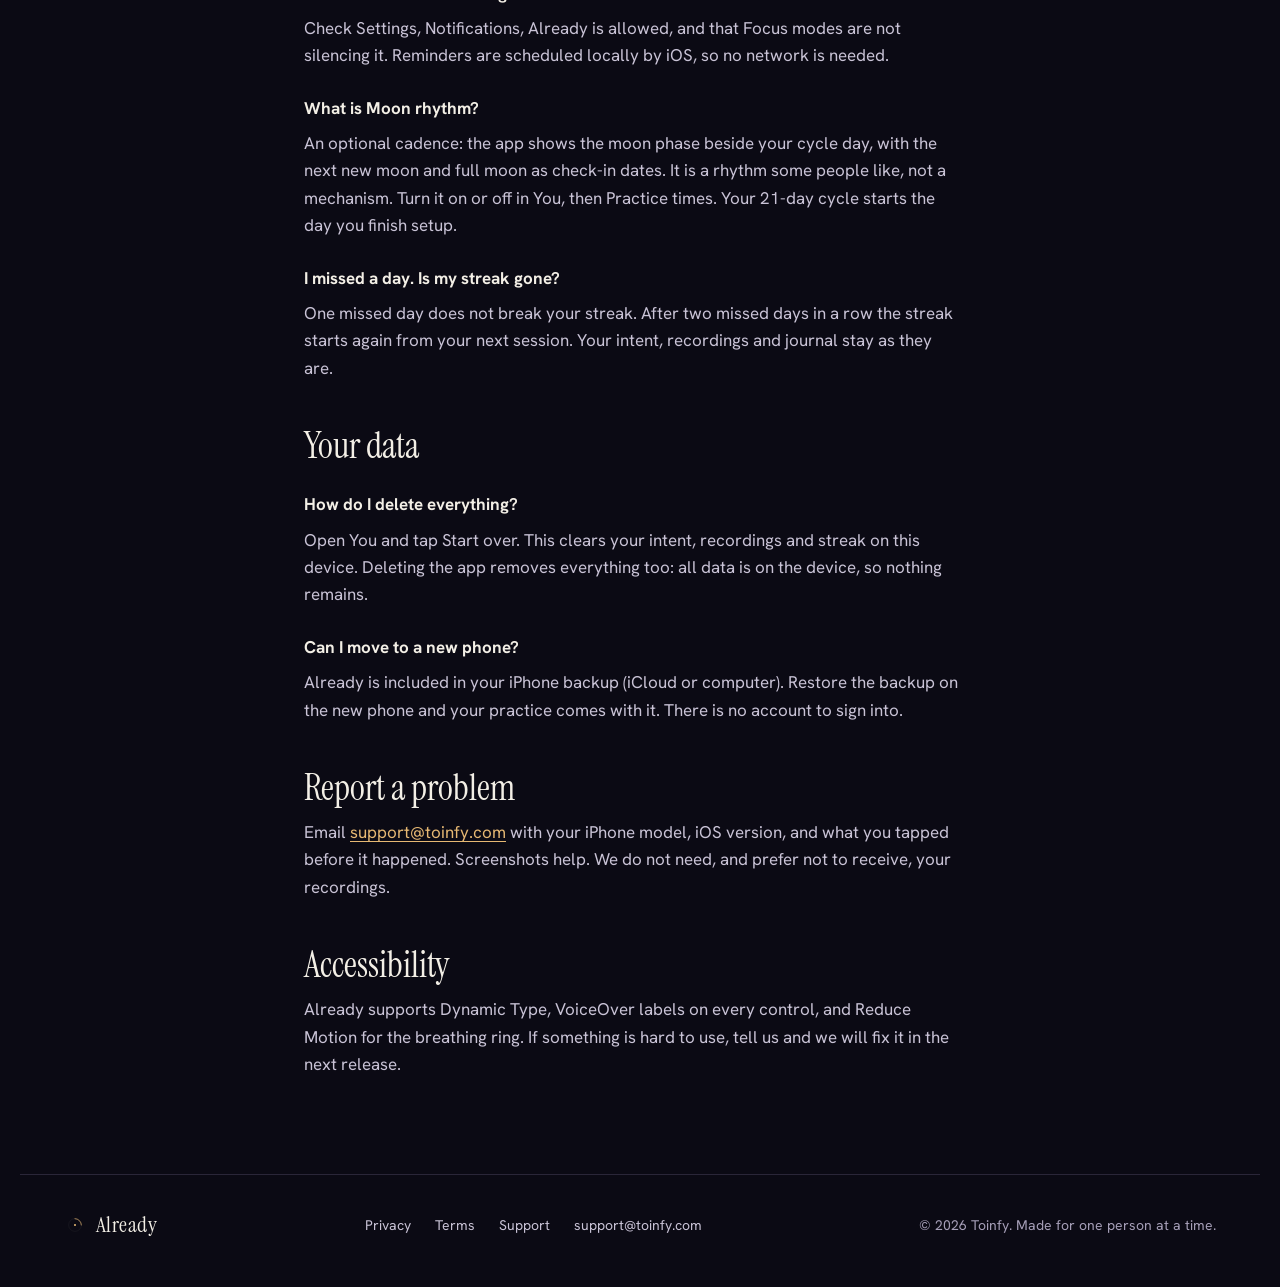
<file: support.html>
<!doctype html>
<html lang="en">
<head>
<meta charset="utf-8">
<meta name="viewport" content="width=device-width, initial-scale=1">
<meta http-equiv="Content-Security-Policy" content="default-src 'self'; script-src 'self'; style-src 'self'; img-src 'self'; font-src 'self'; connect-src 'none'; manifest-src 'self'; object-src 'none'; base-uri 'self'; form-action 'none'">
<meta name="referrer" content="strict-origin-when-cross-origin">
<title>Support · Already</title>
<meta name="description" content="Help with the Already app: setup, voice recordings, reminders, data and contact.">
<link rel="canonical" href="https://already.toinfy.com/support.html">
<meta name="theme-color" content="#0B0A14">
<meta name="color-scheme" content="dark">
<link rel="icon" href="favicon.svg" type="image/svg+xml">
<link rel="icon" href="favicon-32.png" sizes="32x32" type="image/png">
<link rel="apple-touch-icon" href="apple-touch-icon.png">
<link rel="manifest" href="site.webmanifest">
<link rel="preload" href="fonts/instrument-serif-latin-400-normal.woff2" as="font" type="font/woff2" crossorigin>
<link rel="preload" href="fonts/hanken-grotesk-latin-wght.woff2" as="font" type="font/woff2" crossorigin>
<link rel="stylesheet" href="styles.css">
</head>
<body>
<a class="skip" href="#main">Skip to content</a>
<header class="site-header">
  <a class="brand" href="./" aria-label="Already, home"><img src="mark.svg" alt="" width="30" height="30">Already</a>
  <nav class="site-nav" aria-label="Site">
    <a class="wide-only" href="./">The app</a>
    <a href="support.html" aria-current="page">Support</a>
    <a href="privacy.html">Privacy</a>
    <a href="terms.html">Terms</a>
  </nav>
</header>
<main class="doc" id="main">
<header>
  <span class="eyebrow">Support</span>
  <h1>Need a hand?</h1>
  <p class="meta">Most answers are below. Anything else: <a href="mailto:support@toinfy.com">support@toinfy.com</a>. We reply within two working days.</p>
</header>

<h2>Getting started</h2>
<h3>What do I write as my intent?</h3>
<p>One sentence about what you are becoming, in the present tense. The app then adds a target month and a feeling, and keeps any number you typed. "I earn more than I need, doing work I love" becomes "By March 2027 I earn more than I need, doing work I love, and I feel calm about it."</p>
<h3>Why does the wording change when I move the belief slider?</h3>
<p>Affirmations that feel false can backfire. Below 5 out of 10, Already uses bridge wording such as "I am becoming" or "I choose". As your belief rises, the wording firms up. You can change the score any day from the Today screen.</p>



<h2>Voice recordings</h2>
<h3>How do I re-record a line?</h3>
<p>Open You, then Your voice, and hold a recorded line to record it again. If the wording changes with your belief score, re-record the line there so the playback matches.</p>
<h3>Where are my recordings stored?</h3>
<p>Only on your phone. They are never uploaded. If you delete the app, they are deleted too.</p>
<h3>Can I skip recording?</h3>
<p>Yes. Choose "Read them silently for now" during setup. You can record later from You.</p>

<h2>Scenes</h2>
<h3>Where does my scene come from?</h3>
<p>From the best-possible-morning paragraph you wrote in setup. Edit it any time from You, then Picture it. In this version the scene is illustrated, and the sensory cues and steps are a fixed set.</p>
<h3>Can I put myself in the picture?</h3>
<p>Not in this version. Personalised scene images are planned for a later release and will be optional.</p>

<h2>Reminders and timing</h2>
<h3>Reminders are not arriving.</h3>
<p>Check Settings, Notifications, Already is allowed, and that Focus modes are not silencing it. Reminders are scheduled locally by iOS, so no network is needed.</p>
<h3>What is Moon rhythm?</h3>
<p>An optional cadence: the app shows the moon phase beside your cycle day, with the next new moon and full moon as check-in dates. It is a rhythm some people like, not a mechanism. Turn it on or off in You, then Practice times. Your 21-day cycle starts the day you finish setup.</p>
<h3>I missed a day. Is my streak gone?</h3>
<p>One missed day does not break your streak. After two missed days in a row the streak starts again from your next session. Your intent, recordings and journal stay as they are.</p>

<h2>Your data</h2>
<h3>How do I delete everything?</h3>
<p>Open You and tap Start over. This clears your intent, recordings and streak on this device. Deleting the app removes everything too: all data is on the device, so nothing remains.</p>
<h3>Can I move to a new phone?</h3>
<p>Already is included in your iPhone backup (iCloud or computer). Restore the backup on the new phone and your practice comes with it. There is no account to sign into.</p>

<h2>Report a problem</h2>
<p>Email <a href="mailto:support@toinfy.com">support@toinfy.com</a> with your iPhone model, iOS version, and what you tapped before it happened. Screenshots help. We do not need, and prefer not to receive, your recordings.</p>

<h2>Accessibility</h2>
<p>Already supports Dynamic Type, VoiceOver labels on every control, and Reduce Motion for the breathing ring. If something is hard to use, tell us and we will fix it in the next release.</p>
</main>
<footer class="site-footer">
  <a class="brand brand-sm" href="./"><img src="mark.svg" alt="" width="22" height="22">Already</a>
  <nav aria-label="Footer">
    <a href="privacy.html">Privacy</a>
    <a href="terms.html">Terms</a>
    <a href="support.html">Support</a>
    <a href="mailto:support@toinfy.com">support@toinfy.com</a>
  </nav>
  <p>© 2026 Toinfy. Made for one person at a time.</p>
</footer>
</body>
</html>
</file>
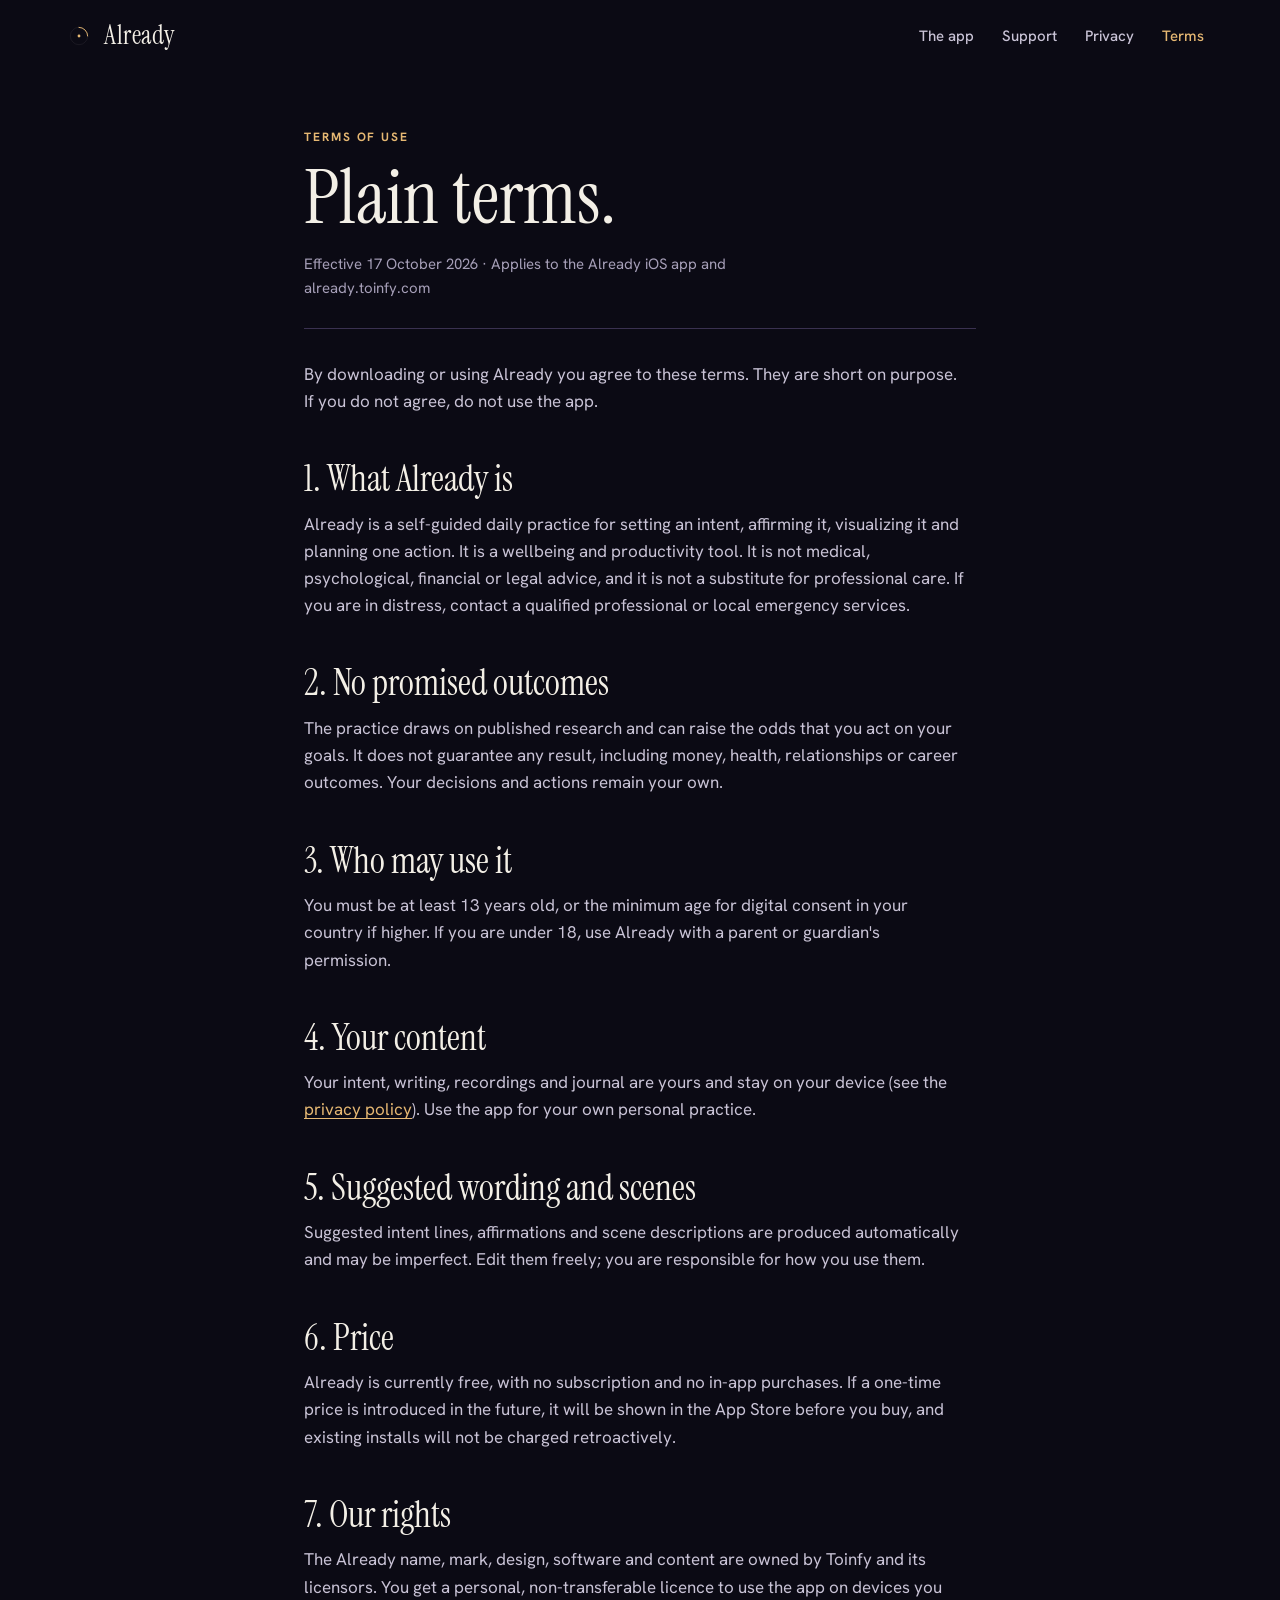
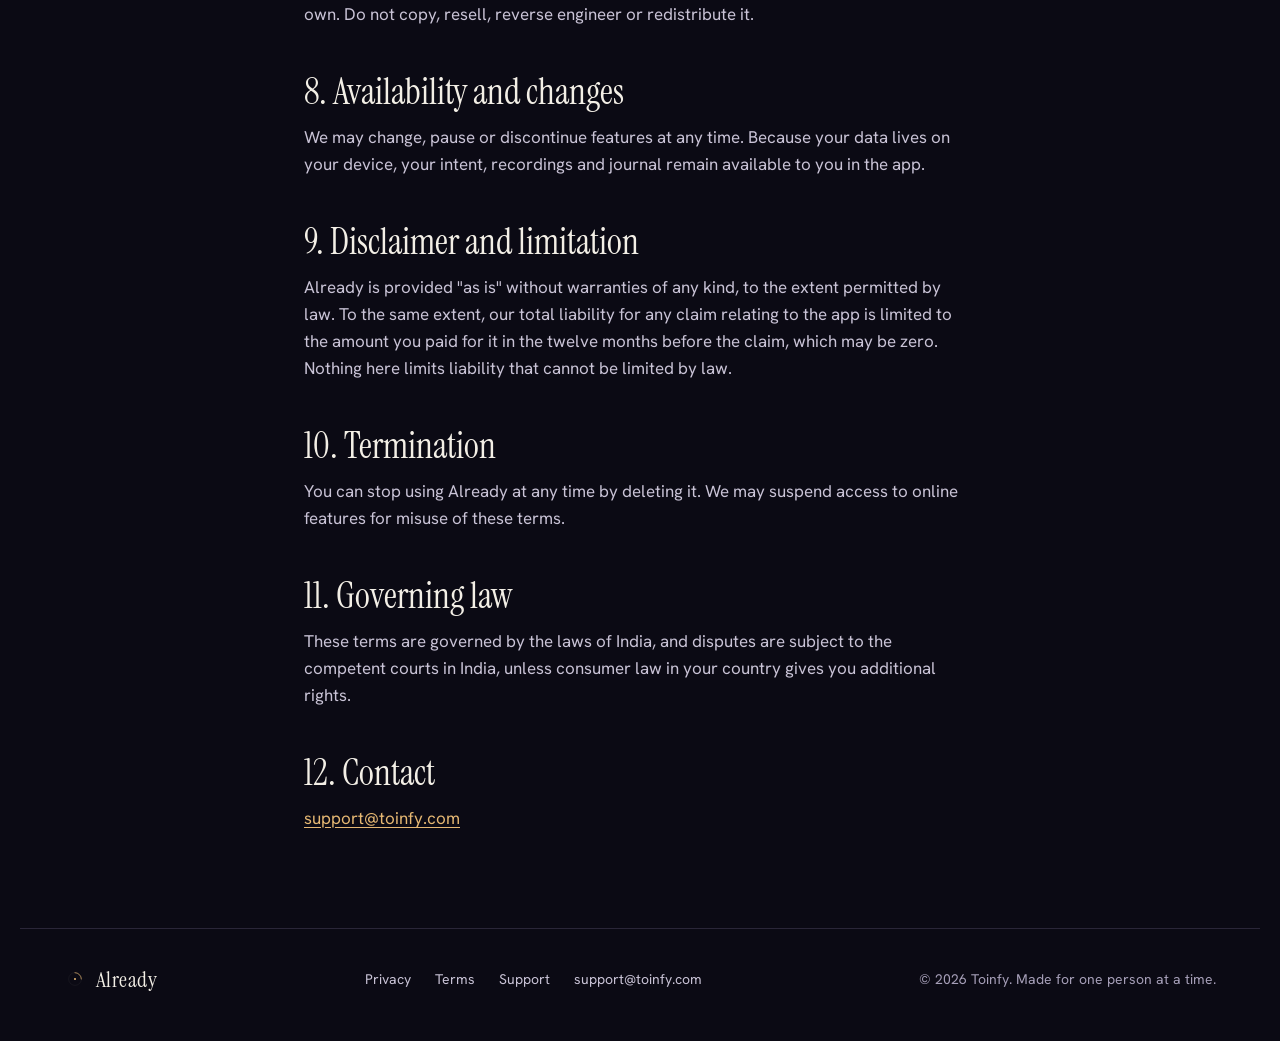
<file: terms.html>
<!doctype html>
<html lang="en">
<head>
<meta charset="utf-8">
<meta name="viewport" content="width=device-width, initial-scale=1">
<meta http-equiv="Content-Security-Policy" content="default-src 'self'; script-src 'self'; style-src 'self'; img-src 'self'; font-src 'self'; connect-src 'none'; manifest-src 'self'; object-src 'none'; base-uri 'self'; form-action 'none'">
<meta name="referrer" content="strict-origin-when-cross-origin">
<title>Terms of use · Already</title>
<meta name="description" content="The terms for using the Already app and website.">
<link rel="canonical" href="https://already.toinfy.com/terms.html">
<meta name="theme-color" content="#0B0A14">
<meta name="color-scheme" content="dark">
<link rel="icon" href="favicon.svg" type="image/svg+xml">
<link rel="icon" href="favicon-32.png" sizes="32x32" type="image/png">
<link rel="apple-touch-icon" href="apple-touch-icon.png">
<link rel="manifest" href="site.webmanifest">
<link rel="preload" href="fonts/instrument-serif-latin-400-normal.woff2" as="font" type="font/woff2" crossorigin>
<link rel="preload" href="fonts/hanken-grotesk-latin-wght.woff2" as="font" type="font/woff2" crossorigin>
<link rel="stylesheet" href="styles.css">
</head>
<body>
<a class="skip" href="#main">Skip to content</a>
<header class="site-header">
  <a class="brand" href="./" aria-label="Already, home"><img src="mark.svg" alt="" width="30" height="30">Already</a>
  <nav class="site-nav" aria-label="Site">
    <a class="wide-only" href="./">The app</a>
    <a href="support.html">Support</a>
    <a href="privacy.html">Privacy</a>
    <a href="terms.html" aria-current="page">Terms</a>
  </nav>
</header>
<main class="doc" id="main">
<header>
  <span class="eyebrow">Terms of use</span>
  <h1>Plain terms.</h1>
  <p class="meta">Effective 17 October 2026 · Applies to the Already iOS app and already.toinfy.com</p>
</header>
<p>By downloading or using Already you agree to these terms. They are short on purpose. If you do not agree, do not use the app.</p>

<h2>1. What Already is</h2>
<p>Already is a self-guided daily practice for setting an intent, affirming it, visualizing it and planning one action. It is a wellbeing and productivity tool. It is not medical, psychological, financial or legal advice, and it is not a substitute for professional care. If you are in distress, contact a qualified professional or local emergency services.</p>

<h2>2. No promised outcomes</h2>
<p>The practice draws on published research and can raise the odds that you act on your goals. It does not guarantee any result, including money, health, relationships or career outcomes. Your decisions and actions remain your own.</p>

<h2>3. Who may use it</h2>
<p>You must be at least 13 years old, or the minimum age for digital consent in your country if higher. If you are under 18, use Already with a parent or guardian's permission.</p>

<h2>4. Your content</h2>
<p>Your intent, writing, recordings and journal are yours and stay on your device (see the <a href="privacy.html">privacy policy</a>). Use the app for your own personal practice.</p>

<h2>5. Suggested wording and scenes</h2>
<p>Suggested intent lines, affirmations and scene descriptions are produced automatically and may be imperfect. Edit them freely; you are responsible for how you use them.</p>

<h2>6. Price</h2>
<p>Already is currently free, with no subscription and no in-app purchases. If a one-time price is introduced in the future, it will be shown in the App Store before you buy, and existing installs will not be charged retroactively.</p>

<h2>7. Our rights</h2>
<p>The Already name, mark, design, software and content are owned by Toinfy and its licensors. You get a personal, non-transferable licence to use the app on devices you own. Do not copy, resell, reverse engineer or redistribute it.</p>

<h2>8. Availability and changes</h2>
<p>We may change, pause or discontinue features at any time. Because your data lives on your device, your intent, recordings and journal remain available to you in the app.</p>

<h2>9. Disclaimer and limitation</h2>
<p>Already is provided "as is" without warranties of any kind, to the extent permitted by law. To the same extent, our total liability for any claim relating to the app is limited to the amount you paid for it in the twelve months before the claim, which may be zero. Nothing here limits liability that cannot be limited by law.</p>

<h2>10. Termination</h2>
<p>You can stop using Already at any time by deleting it. We may suspend access to online features for misuse of these terms.</p>

<h2>11. Governing law</h2>
<p>These terms are governed by the laws of India, and disputes are subject to the competent courts in India, unless consumer law in your country gives you additional rights.</p>

<h2>12. Contact</h2>
<p><a href="mailto:support@toinfy.com">support@toinfy.com</a></p>

</main>
<footer class="site-footer">
  <a class="brand brand-sm" href="./"><img src="mark.svg" alt="" width="22" height="22">Already</a>
  <nav aria-label="Footer">
    <a href="privacy.html">Privacy</a>
    <a href="terms.html">Terms</a>
    <a href="support.html">Support</a>
    <a href="mailto:support@toinfy.com">support@toinfy.com</a>
  </nav>
  <p>© 2026 Toinfy. Made for one person at a time.</p>
</footer>
</body>
</html>
</file>
<file: styles.css>
/* Already. "Seven minutes": the page is one morning session, read as a clock from 0:00 to 7:00. */

@font-face {
  font-family: "Instrument Serif";
  src: url("fonts/instrument-serif-latin-400-normal.woff2") format("woff2");
  font-weight: 400; font-style: normal; font-display: swap;
}
@font-face {
  font-family: "Instrument Serif";
  src: url("fonts/instrument-serif-latin-400-italic.woff2") format("woff2");
  font-weight: 400; font-style: italic; font-display: swap;
}
@font-face {
  font-family: "Hanken Grotesk";
  src: url("fonts/hanken-grotesk-latin-wght.woff2") format("woff2");
  font-weight: 100 900; font-style: normal; font-display: swap;
}

:root {
  --ground: #0B0A14;
  --scene: #110F1C;
  --surface: #15131F;
  --raised: #1E1B2B;
  --picked: #2B2340;
  --line: #2A2638;
  --line-strong: #3A3150;
  --text: #F3EFE6;
  --soft: #C9C3D6;
  --muted: #A69FB8;
  --gold: #E6B873;
  --gold-hi: #F3D08F;
  --on-gold: #1A1408;
  --lav: #B9A7FF;
  --serif: "Instrument Serif", "Iowan Old Style", Georgia, serif;
  --sans: "Hanken Grotesk", ui-sans-serif, system-ui, -apple-system, "Segoe UI", sans-serif;
  --gut: 16px;
  --bar: 58px;
  color-scheme: dark;
}
@media (min-width: 600px) { :root { --gut: 28px; } }
@media (min-width: 960px) { :root { --gut: 44px; } }

*, *::before, *::after { box-sizing: border-box; }
html { -webkit-text-size-adjust: 100%; text-size-adjust: 100%; background: var(--ground); }
@media (prefers-reduced-motion: no-preference) { html { scroll-behavior: smooth; } }
body {
  margin: 0;
  background: var(--ground);
  color: var(--soft);
  font-family: var(--sans);
  font-size: 17px;
  line-height: 1.6;
  font-feature-settings: "ss01";
  overflow-x: clip;
}
img, svg { display: block; max-width: 100%; }
a { color: var(--gold); text-underline-offset: 3px; text-decoration-thickness: 1px; }
a:hover { color: var(--gold-hi); }
p { margin: 0; }
h1, h2, h3 { margin: 0; font-weight: 400; color: var(--text); }
:focus-visible { outline: 2px solid var(--gold); outline-offset: 3px; border-radius: 6px; }

.vh {
  position: absolute !important; width: 1px; height: 1px; padding: 0; margin: -1px;
  overflow: hidden; clip: rect(0 0 0 0); white-space: nowrap; border: 0;
}
.skip {
  position: absolute; left: var(--gut); top: -60px; z-index: 50;
  background: var(--gold); color: var(--on-gold); padding: 12px 16px; border-radius: 10px; font-weight: 700; text-decoration: none;
}
.skip:focus { top: 12px; }
.nojs-only { display: none; }
.no-js .nojs-only { display: block; }

/* Header and footer ------------------------------------------------------ */

.site-header {
  display: flex; align-items: center; justify-content: space-between; gap: 16px;
  max-width: 1240px; margin: 0 auto; padding: 14px var(--gut);
}
.brand {
  display: inline-flex; align-items: center; gap: 10px; min-height: 44px;
  font-family: var(--serif); font-size: 26px; letter-spacing: 0.02em; color: var(--text); text-decoration: none;
}
.brand:hover { color: var(--text); }
.brand-sm { font-size: 22px; }
.site-nav { display: flex; gap: 4px; }
.site-nav a {
  display: inline-flex; align-items: center; min-height: 44px; padding: 0 12px;
  color: var(--soft); text-decoration: none; font-size: 15px; font-weight: 500; border-radius: 10px;
}
.site-nav a:hover { color: var(--text); }
.site-nav a[aria-current="page"] { color: var(--gold); }
.wide-only { display: none !important; }
@media (min-width: 760px) { .wide-only { display: inline-flex !important; } }

.site-footer {
  border-top: 1px solid var(--line);
  max-width: 1240px; margin: 0 auto; padding: 28px var(--gut) 40px;
  display: flex; flex-wrap: wrap; align-items: center; justify-content: space-between; gap: 12px 28px;
  font-size: 14px; color: var(--muted);
}
.site-footer nav { display: flex; flex-wrap: wrap; gap: 0 4px; margin-left: -10px; }
.site-footer nav a {
  display: inline-flex; align-items: center; min-height: 44px; padding: 0 10px;
  color: var(--soft); text-decoration: none;
}
.site-footer nav a:hover { color: var(--gold); }

/* Shared bits ------------------------------------------------------------ */

.eyebrow, .phase-len, .cues-label, .plan-label, .refs-title, .track-label {
  font-family: var(--sans); font-size: 12px; font-weight: 700; letter-spacing: 0.16em; text-transform: uppercase; color: var(--muted);
}
.store {
  display: inline-flex; align-items: center; gap: 12px; min-height: 56px; padding: 0 26px;
  border: 1px solid rgba(230, 184, 115, 0.55); border-radius: 999px;
  color: var(--gold); font-weight: 600; font-size: 16px; letter-spacing: 0.01em; cursor: default;
}
.store::before {
  content: ""; width: 8px; height: 8px; border-radius: 50%; background: var(--gold);
  box-shadow: 0 0 0 4px rgba(230, 184, 115, 0.16);
}
.text-link {
  display: inline-flex; align-items: center; gap: 8px; min-height: 44px; color: var(--soft); text-decoration: none; font-weight: 500;
}
.text-link:hover { color: var(--text); }
.fine { font-size: 14px; line-height: 1.55; color: var(--muted); max-width: 60ch; }
.demo-note { font-size: 14px; line-height: 1.55; color: var(--muted); }

/* Hero: the horizon ------------------------------------------------------ */

.dawn {
  position: relative;
  display: grid;
  grid-template-areas: "copy" "sky" "line" "facts";
  max-width: 1240px; margin: 0 auto;
  padding: clamp(28px, 7vh, 88px) var(--gut) 0;
}
.dawn-copy { grid-area: copy; position: relative; z-index: 2; max-width: 640px; }
.dawn-copy .eyebrow { color: var(--gold); }
.dawn h1 {
  margin: 18px 0 22px;
  font-family: var(--serif); font-size: clamp(60px, 13vw, 128px); line-height: 0.92; letter-spacing: -0.015em;
}
.dawn h1 em { font-style: italic; color: var(--gold); }
.lede { font-size: clamp(17px, 2vw, 20px); line-height: 1.55; max-width: 34ch; color: var(--soft); }
.cta { display: flex; flex-wrap: wrap; align-items: center; gap: 14px 24px; margin-top: 32px; }

.dawn-sky {
  grid-area: sky; align-self: end; justify-self: center;
  width: min(100%, 460px); aspect-ratio: 2 / 1; overflow: hidden; margin-top: 40px;
}
.sun, .sun svg { width: 100%; height: 100%; }
@media (prefers-reduced-motion: no-preference) {
  .sun { animation: rise 2.8s cubic-bezier(.2, .7, .2, 1) both; }
}
@keyframes rise { from { transform: translateY(46%); opacity: 0.2; } to { transform: none; opacity: 1; } }

.horizon {
  grid-area: line; position: relative; height: 1px; margin: 0 calc(var(--gut) * -1);
  background: linear-gradient(90deg, rgba(243,239,230,0) 0%, rgba(243,239,230,0.38) 18%, rgba(243,239,230,0.38) 82%, rgba(243,239,230,0) 100%);
}
.horizon::after {
  content: ""; position: absolute; left: 10%; right: 10%; top: 1px; height: 90px;
  background: radial-gradient(50% 100% at 50% 0%, rgba(230,184,115,0.10), rgba(230,184,115,0));
  pointer-events: none;
}
.ground-facts {
  grid-area: facts; list-style: none; margin: 0; padding: 26px 0 72px;
  display: grid; gap: 14px; font-size: 15px; color: var(--muted);
}
.ground-facts b { display: block; font-family: var(--serif); font-weight: 400; font-size: 22px; color: var(--text); line-height: 1.2; }

@media (min-width: 900px) {
  .dawn {
    grid-template-columns: minmax(0, 1.05fr) minmax(0, 1fr);
    grid-template-areas: "copy sky" "line line" "facts facts";
    min-height: min(calc(100svh - 72px), 860px);
    align-content: end;
  }
  .dawn-sky { width: 100%; max-width: 600px; justify-self: end; margin-top: 0; }
  .ground-facts { grid-template-columns: repeat(3, minmax(0, 1fr)); gap: 32px; padding-bottom: 96px; }
  .dawn-copy { padding-bottom: 56px; }
}

/* The session: rail + phases --------------------------------------------- */

.session { position: relative; max-width: 1240px; margin: 0 auto; padding: 0 var(--gut); }

/* Minute track: top bar below 960px */
.track {
  position: sticky; top: 0; z-index: 20;
  margin: 0 calc(var(--gut) * -1); padding: 4px var(--gut) 0;
  background: rgba(11, 10, 20, 0.94);
  border-bottom: 1px solid var(--line);
}
@supports (backdrop-filter: blur(8px)) or (-webkit-backdrop-filter: blur(8px)) {
  .track { background: rgba(11, 10, 20, 0.82); -webkit-backdrop-filter: blur(10px); backdrop-filter: blur(10px); }
}
.track-head { display: none; }
.track-list { list-style: none; margin: 0; padding: 0; display: flex; }
.seg { position: relative; min-width: 0; border-bottom: 2px solid var(--line-strong); }
.seg-1 { flex: 1 1 0; min-width: 60px; }
.seg-2 { flex: 2 1 0; }
.seg-end { flex: 0 0 auto; border-bottom-color: transparent; }
.seg::before {
  content: ""; position: absolute; left: 0; bottom: -2px; width: 1px; height: 10px; background: var(--muted);
}
.seg-end::before { left: 0; }
.seg a {
  display: flex; flex-direction: column; justify-content: flex-end; min-height: 50px; padding: 4px 6px 8px 7px;
  color: var(--soft); text-decoration: none; line-height: 1.15; border-radius: 6px;
}
.seg .t { font-size: 11px; font-variant-numeric: tabular-nums; color: var(--muted); letter-spacing: 0.02em; }
.seg .p { font-size: 13px; font-weight: 600; white-space: nowrap; }
.seg .d { display: none; }
.seg-end a { padding-left: 4px; padding-right: 0; }
.seg-end .p { display: none; }
.seg a:hover .p { color: var(--text); }
.seg a.is-on .p, .seg a.is-on .t { color: var(--gold); }

.track-rail { position: absolute; inset: 0; pointer-events: none; }
.track-fill, .track-dot { position: absolute; left: 0; top: 0; }
.track-fill { background: var(--gold); width: 0; height: 2px; }
.track-dot {
  width: 12px; height: 12px; margin: -6px 0 0 -6px; border-radius: 50%; background: var(--gold);
  box-shadow: 0 0 0 4px rgba(230,184,115,0.18), 0 0 18px 2px rgba(230,184,115,0.45);
  will-change: transform;
}
.no-js .track-dot, .no-js .track-fill { display: none; }

.phases { min-width: 0; }
.phase {
  min-height: 100vh; min-height: 100svh;
  padding: 88px 0 96px;
  scroll-margin-top: var(--bar);
  border-bottom: 1px solid var(--line);
}
.phase:last-child { border-bottom: 0; }
.phase-title {
  font-family: var(--serif); font-size: clamp(48px, 9vw, 96px); line-height: 0.95; letter-spacing: -0.01em;
  display: flex; flex-wrap: wrap; align-items: baseline; gap: 0 0.28em;
}
.phase-title .ts { color: var(--gold); font-variant-numeric: tabular-nums; font-style: italic; }
.phase-done .phase-title { font-size: clamp(40px, 7vw, 80px); }
.phase-len { margin-top: 18px; }
.phase-lede {
  margin-top: 26px; max-width: 30ch;
  font-family: var(--serif); font-size: clamp(25px, 3.4vw, 34px); line-height: 1.22; color: var(--text);
}
.phase-lede em { color: var(--gold); }
.phase-body { margin-top: 20px; max-width: 54ch; }
.demo { margin-top: 44px; }
.phase .fine { margin-top: 18px; }

@media (min-width: 960px) {
  .session {
    display: grid; grid-template-columns: 196px minmax(0, 1fr); gap: clamp(48px, 6vw, 112px);
  }
  .track {
    top: 0; align-self: start; height: 100vh; margin: 0; padding: 12vh 0 10vh;
    display: flex; flex-direction: column;
    background: none; border: 0; -webkit-backdrop-filter: none; backdrop-filter: none;
  }
  .track-head { display: flex; flex-direction: column; gap: 2px; padding-left: 22px; margin-bottom: 22px; }
  .track-clock { font-family: var(--serif); font-size: 44px; line-height: 1; color: var(--text); font-variant-numeric: tabular-nums; }
  .no-js .track-clock { display: none; }
  .track-list { flex: 1; flex-direction: column; }
  .seg { border-bottom: 0; border-left: 1px solid var(--line-strong); }
  .seg-1 { min-width: 0; min-height: 0; }
  .seg-end { border-left-color: transparent; }
  .seg::before { left: -1px; top: 0; bottom: auto; width: 12px; height: 1px; }
  .seg a { height: 100%; justify-content: flex-start; min-height: 44px; padding: 10px 8px 10px 22px; gap: 3px; }
  .seg-end a { padding: 0 8px 0 22px; margin-top: -10px; flex-direction: row; align-items: baseline; gap: 10px; min-height: 44px; height: auto; justify-content: flex-start; }
  .seg .t { font-size: 13px; }
  .seg .p { font-family: var(--serif); font-weight: 400; font-size: 26px; line-height: 1.05; color: var(--soft); }
  .seg .d { display: block; font-size: 13px; color: var(--muted); }
  .seg-end .p { display: inline; font-size: 22px; }
  .track-fill { width: 1px; height: 0; }
  .phase { padding: 18vh 0 16vh; scroll-margin-top: 0; }
}

/* 0:00 Breathe ----------------------------------------------------------- */

.demo-breathe { display: grid; gap: 32px; align-items: center; }
.ring {
  position: relative; width: min(280px, 72vw); aspect-ratio: 1; display: grid; place-items: center; justify-self: center;
}
.ring > span { position: absolute; }
.ring-outer {
  inset: 0; border-radius: 50%; border: 1px solid rgba(230, 184, 115, 0.35);
  transform: scale(0.92);
}
.ring-glow {
  inset: 12.5%; border-radius: 50%;
  background: radial-gradient(closest-side, rgba(230,184,115,0.45), rgba(230,184,115,0.08) 75%, rgba(230,184,115,0) 100%);
  transform: scale(0.92);
}
.ring-dot { width: 10px; height: 10px; border-radius: 50%; background: var(--gold); }
.ring-word {
  top: calc(50% + 22px); left: 0; right: 0; text-align: center;
  font-family: var(--serif); font-style: italic; font-size: 24px; color: var(--text); opacity: 0;
}
@media (prefers-reduced-motion: no-preference) {
  .ring-outer, .ring-glow { animation: breathe 8s infinite; }
  .ring-in { animation: word-in 8s infinite; }
  .ring-out { animation: word-out 8s infinite; }
  .ring.is-paused > span { animation-play-state: paused; }
}
@keyframes breathe {
  0% { transform: scale(0.78); opacity: 0.55; animation-timing-function: cubic-bezier(.37, 0, .63, 1); }
  50% { transform: scale(1); opacity: 1; animation-timing-function: cubic-bezier(.37, 0, .63, 1); }
  100% { transform: scale(0.78); opacity: 0.55; }
}
@keyframes word-in { 0%, 44% { opacity: 1; } 50%, 94% { opacity: 0; } 100% { opacity: 1; } }
@keyframes word-out { 0%, 44% { opacity: 0; } 50%, 94% { opacity: 1; } 100% { opacity: 0; } }
@media (prefers-reduced-motion: reduce) { #ring-toggle { display: none; } }

.demo-side { display: grid; gap: 14px; max-width: 40ch; }
.demo-cue { font-family: var(--serif); font-size: 26px; line-height: 1.25; color: var(--text); }
.btn-quiet {
  justify-self: start; min-height: 44px; padding: 0 18px; border-radius: 999px;
  border: 1px solid var(--line-strong); background: var(--surface); color: var(--soft);
  font: 600 14px/1 var(--sans); cursor: pointer;
}
.btn-quiet:hover { border-color: var(--muted); color: var(--text); }
@media (min-width: 720px) {
  .demo-breathe { grid-template-columns: auto minmax(0, 1fr); gap: 56px; }
  .ring { width: 280px; }
}

/* 1:00 Affirm ------------------------------------------------------------ */

.demo-affirm {
  max-width: 620px; padding: 24px 20px; border-radius: 24px;
  background: var(--surface); border: 1px solid var(--line);
}
@media (min-width: 600px) { .demo-affirm { padding: 30px 32px; } }
.belief-head { display: flex; align-items: baseline; justify-content: space-between; gap: 12px; }
.belief-q { font-weight: 700; font-size: 16px; color: var(--text); }
.belief-val { font-family: var(--serif); font-size: 36px; line-height: 1; color: var(--gold); font-variant-numeric: tabular-nums; }
.belief-val small { font-size: 16px; color: var(--muted); }
.belief-range { margin-top: 10px; }
.belief-ends { display: flex; justify-content: space-between; font-size: 13px; color: var(--muted); }
.no-js .belief-head, .no-js .belief-range { display: none; }

input[type="range"] {
  --fill: 60%;
  -webkit-appearance: none; appearance: none; width: 100%; height: 44px; margin: 0; background: transparent; cursor: pointer;
}
input[type="range"]::-webkit-slider-runnable-track {
  height: 8px; border-radius: 4px;
  background: linear-gradient(90deg, var(--gold) 0 var(--fill), var(--line-strong) var(--fill) 100%);
}
input[type="range"]::-moz-range-track { height: 8px; border-radius: 4px; background: var(--line-strong); }
input[type="range"]::-moz-range-progress { height: 8px; border-radius: 4px; background: var(--gold); }
input[type="range"]::-webkit-slider-thumb {
  -webkit-appearance: none; appearance: none; width: 28px; height: 28px; margin-top: -10px; border-radius: 50%;
  background: var(--text); border: 4px solid var(--gold); box-shadow: 0 2px 10px rgba(0,0,0,0.5);
}
input[type="range"]::-moz-range-thumb {
  width: 20px; height: 20px; border-radius: 50%; background: var(--text); border: 4px solid var(--gold);
}
input[type="range"]:focus-visible { outline: 2px solid var(--gold); outline-offset: 4px; border-radius: 10px; }

.belief-mode { margin-top: 22px; padding-top: 18px; border-top: 1px solid var(--line); }
.mode-tag { font-size: 12px; font-weight: 700; letter-spacing: 0.14em; text-transform: uppercase; color: var(--lav); }
.lines { list-style: none; margin: 14px 0 16px; padding: 0; counter-reset: line; display: grid; gap: 12px; }
.lines li {
  counter-increment: line; display: grid; grid-template-columns: 26px minmax(0, 1fr); align-items: baseline;
  font-family: var(--serif); font-size: clamp(21px, 2.6vw, 25px); line-height: 1.25; color: var(--text);
}
.lines li::before { content: counter(line); font-family: var(--sans); font-size: 13px; font-weight: 700; color: var(--muted); }
.lines.is-bridge li { color: var(--text); }
.demo-affirm .nojs-only { margin-top: 10px; }

.evidence { display: flex; gap: 20px; margin-top: 48px; flex-wrap: wrap; }
.evidence figure { margin: 0; width: min(200px, calc(50% - 10px)); }
.evidence img {
  width: 100%; height: auto; border-radius: 22px; border: 1px solid var(--line-strong); background: var(--surface);
}
.evidence figcaption { margin-top: 10px; font-size: 13px; line-height: 1.45; color: var(--muted); }

/* 3:00 See --------------------------------------------------------------- */

.demo-see { max-width: 460px; }
.seg-ctl {
  display: grid; grid-template-columns: 1fr 1fr; gap: 4px; padding: 4px; margin-bottom: 18px;
  background: var(--surface); border: 1px solid var(--line); border-radius: 999px;
}
.seg-opt {
  display: flex; align-items: center; justify-content: center; min-height: 44px; border-radius: 999px;
  font-size: 14px; font-weight: 600; color: var(--soft); cursor: pointer; user-select: none;
}
.seg-opt:hover { color: var(--text); }
#see-scene:checked ~ .seg-ctl .seg-opt-scene,
#see-steps:checked ~ .seg-ctl .seg-opt-steps { background: var(--picked); color: var(--text); box-shadow: inset 0 0 0 1px var(--lav); }
#see-scene:focus-visible ~ .seg-ctl .seg-opt-scene,
#see-steps:focus-visible ~ .seg-ctl .seg-opt-steps { outline: 2px solid var(--gold); outline-offset: 2px; }
#see-steps:checked ~ .see-panel-scene,
#see-scene:checked ~ .see-panel-steps { display: none; }

.scene {
  position: relative; margin: 0; height: 340px; border-radius: 28px; overflow: hidden;
  background: var(--scene); border: 1px solid var(--line-strong);
}
.scene > * { position: absolute; }
.scene-glow {
  left: 50%; top: 58%; width: 420px; height: 420px; margin: -210px 0 0 -210px; border-radius: 50%;
  background: radial-gradient(closest-side, rgba(230,184,115,0.55), rgba(230,184,115,0.12) 60%, rgba(230,184,115,0) 100%);
}
.scene-horizon { left: 0; right: 0; top: 58%; height: 1px; background: rgba(243,239,230,0.35); }
.scene-terrace { left: 0; bottom: 0; width: 100%; height: 170px; }
.scene-badge {
  left: 16px; top: 16px; padding: 8px 12px; border-radius: 14px; background: rgba(11,10,20,0.78);
  font-size: 12px; font-weight: 600; color: var(--text);
}
.scene-badge::before { content: "◉"; color: var(--lav); margin-right: 8px; font-size: 11px; }
.scene-cap { left: 16px; right: 16px; bottom: 16px; font-family: var(--serif); font-size: 20px; line-height: 1.25; color: var(--text); }
.scene-cap small {
  display: block; margin-bottom: 4px; font-family: var(--sans); font-size: 11px; font-weight: 700; letter-spacing: 0.14em; text-transform: uppercase; color: var(--gold);
}
.cues-label { margin: 22px 0 10px; }
.cues, .steps {
  margin: 0; padding: 0; list-style: none; border: 1px solid var(--line); border-radius: 18px; background: var(--surface); overflow: hidden;
}
.cues > div, .steps li {
  display: grid; grid-template-columns: 56px minmax(0, 1fr); gap: 12px; padding: 13px 16px; font-size: 15px; line-height: 1.45;
}
.cues > div + div, .steps li + li { border-top: 1px solid var(--line); }
.cues dt, .steps li::before { font-weight: 700; font-size: 14px; color: var(--lav); }
.cues dd { margin: 0; color: var(--soft); }
.steps { counter-reset: st; }
.steps li { counter-increment: st; color: var(--soft); }
.steps li::before { content: counter(st); }
.steps li:first-child { background: var(--raised); }
.step-card {
  min-height: 340px; padding: 32px 24px; border-radius: 28px; border: 1px solid var(--line-strong); background: var(--surface);
  display: flex; flex-direction: column; justify-content: center; align-items: center; gap: 16px; text-align: center;
}
.step-n { font-size: 12px; font-weight: 700; letter-spacing: 0.16em; text-transform: uppercase; color: var(--gold); }
.step-text { font-family: var(--serif); font-size: 30px; line-height: 1.2; color: var(--text); }
.step-hint { font-size: 14px; color: var(--muted); max-width: 30ch; }

/* 5:00 Act --------------------------------------------------------------- */

.demo-act { border: 0; margin: 44px 0 0; padding: 0; min-width: 0; max-width: 620px; }
.demo-act legend { padding: 0; font-weight: 700; font-size: 16px; color: var(--text); margin-bottom: 14px; }
.chips { display: flex; flex-wrap: wrap; gap: 10px; }
.chip {
  display: inline-flex; align-items: center; min-height: 44px; padding: 0 18px; border-radius: 999px;
  border: 1px solid var(--line-strong); background: var(--surface); color: var(--soft);
  font-size: 15px; font-weight: 600; cursor: pointer; user-select: none;
}
.chip:hover { color: var(--text); border-color: var(--muted); }
#ob-scroll:checked ~ .chips .chip-scroll,
#ob-tired:checked ~ .chips .chip-tired,
#ob-fear:checked ~ .chips .chip-fear { background: var(--picked); border-color: var(--lav); color: var(--text); }
#ob-scroll:focus-visible ~ .chips .chip-scroll,
#ob-tired:focus-visible ~ .chips .chip-tired,
#ob-fear:focus-visible ~ .chips .chip-fear { outline: 2px solid var(--gold); outline-offset: 3px; }
.plan {
  margin-top: 22px; padding: 22px 20px; border-radius: 22px; background: var(--surface); border: 1px solid var(--line);
}
@media (min-width: 600px) { .plan { padding: 26px 28px; } }
.plan-label { color: var(--lav); margin-bottom: 12px; }
.plan-text { display: none; font-family: var(--serif); font-size: clamp(24px, 3.2vw, 30px); line-height: 1.25; color: var(--text); }
.plan-text .m { color: var(--muted); }
#ob-scroll:checked ~ .plan .plan-scroll,
#ob-tired:checked ~ .plan .plan-tired,
#ob-fear:checked ~ .plan .plan-fear { display: block; }

/* 7:00 Done: the paper --------------------------------------------------- */

.paper { margin-top: 40px; max-width: 680px; border-top: 1px solid var(--line-strong); padding-top: 28px; }
.paper > p { font-family: var(--serif); font-size: clamp(22px, 2.6vw, 27px); line-height: 1.38; color: var(--text); }
.paper > p + p { margin-top: 18px; color: var(--soft); }
.ref {
  display: inline-block; vertical-align: super; line-height: 1; margin: 0 1px 0 0; padding: 2px 1px;
  font-family: var(--sans); font-size: 0.5em; font-weight: 700; text-decoration: none; color: var(--gold);
}
.ref:target, .refs li:target { background: rgba(230,184,115,0.12); border-radius: 4px; }
.refs-title { margin-top: 40px; padding-top: 18px; border-top: 1px solid var(--line); }
.refs { list-style: none; counter-reset: ref; margin: 16px 0 0; padding: 0; display: grid; gap: 14px; }
.refs li {
  counter-increment: ref; display: grid; grid-template-columns: 2.2em minmax(0, 1fr) auto; column-gap: 6px; align-items: baseline;
  font-size: 15px; line-height: 1.5; scroll-margin-top: calc(var(--bar) + 16px);
}
.refs li::before { content: counter(ref) "."; font-family: var(--serif); font-size: 20px; color: var(--gold); }
.refs .cite { color: var(--text); }
.refs .gloss { grid-column: 2; color: var(--muted); font-size: 14px; }
.refs .back { grid-column: 3; grid-row: 1; display: inline-flex; align-items: center; justify-content: center; min-width: 44px; min-height: 44px; margin: -12px 0; text-decoration: none; color: var(--muted); }
.refs .back:hover { color: var(--gold); }

.not-claimed {
  margin-top: 56px; max-width: 680px; padding: 26px 22px; border-radius: 22px; border: 1px dashed var(--line-strong);
}
@media (min-width: 600px) { .not-claimed { padding: 32px 36px; } }
.not-claimed h3 { font-family: var(--sans); font-size: 12px; font-weight: 700; letter-spacing: 0.16em; text-transform: uppercase; color: var(--lav); }
.not-claimed p { margin-top: 12px; font-family: var(--serif); font-style: italic; font-size: clamp(24px, 3vw, 32px); line-height: 1.25; color: var(--text); }
.after { margin-top: 36px; color: var(--muted); font-size: 15px; }

/* Questions -------------------------------------------------------------- */

.questions {
  max-width: 1240px; margin: 0 auto; padding: 96px var(--gut);
  border-top: 1px solid var(--line);
  display: grid; gap: 28px;
}
.questions h2 { font-family: var(--serif); font-size: clamp(40px, 6vw, 64px); line-height: 1; }
.faq { max-width: 760px; }
.faq details { border-bottom: 1px solid var(--line); }
.faq details:first-child { border-top: 1px solid var(--line); }
.faq summary {
  list-style: none; cursor: pointer; display: flex; align-items: center; justify-content: space-between; gap: 16px;
  min-height: 60px; padding: 14px 0; font-size: 18px; font-weight: 600; color: var(--text);
}
.faq summary::-webkit-details-marker { display: none; }
.faq summary::after { content: "+"; flex: none; font-family: var(--serif); font-size: 30px; line-height: 1; color: var(--gold); }
.faq details[open] summary::after { content: "−"; }
.faq summary:hover { color: var(--gold-hi); }
.faq details p { padding: 0 0 22px; max-width: 62ch; }
@media (min-width: 960px) {
  .questions { grid-template-columns: 196px minmax(0, 1fr); gap: clamp(48px, 6vw, 112px); padding-top: 128px; padding-bottom: 128px; }
}

/* Closing ---------------------------------------------------------------- */

.closing {
  position: relative; overflow: hidden; text-align: center;
  padding: 120px var(--gut) 112px; border-top: 1px solid var(--line);
  display: flex; flex-direction: column; align-items: center; gap: 18px;
}
.closing-sun {
  position: absolute; left: 50%; top: 0; width: 520px; height: 260px; margin-left: -260px;
  border-radius: 0 0 260px 260px;
  background: radial-gradient(50% 100% at 50% 0%, rgba(230,184,115,0.16), rgba(230,184,115,0));
  pointer-events: none;
}
.closing h2 { position: relative; font-family: var(--serif); font-size: clamp(46px, 8vw, 92px); line-height: 0.98; }
.closing > p { position: relative; color: var(--soft); font-size: 18px; }
.closing .store { position: relative; margin-top: 12px; }
.closing-mail { margin-top: 6px; font-size: 15px; color: var(--muted) !important; }
.closing-mail a { display: inline-block; padding: 12px 2px; }

/* 404 -------------------------------------------------------------------- */

.lost {
  max-width: 1240px; margin: 0 auto; padding: 12vh var(--gut) 14vh; min-height: 60vh;
}
.lost .ts { font-family: var(--serif); font-style: italic; color: var(--gold); font-size: clamp(72px, 16vw, 168px); line-height: 0.9; }
.lost h1 { margin-top: 18px; font-family: var(--serif); font-size: clamp(36px, 6vw, 64px); line-height: 1.02; }
.lost p { margin-top: 18px; max-width: 46ch; }
.lost .row { display: flex; flex-wrap: wrap; gap: 4px 24px; margin-top: 26px; }
.lost .row a { display: inline-flex; align-items: center; min-height: 44px; }

/* Legal pages ------------------------------------------------------------ */

.doc { max-width: 760px; margin: 0 auto; padding: 56px var(--gut) 96px; }
.doc > header { padding-bottom: 28px; margin-bottom: 32px; border-bottom: 1px solid var(--line-strong); }
.doc > header .eyebrow { display: block; color: var(--gold); }
.doc h1 { margin-top: 14px; font-family: var(--serif); font-size: clamp(44px, 8vw, 76px); line-height: 0.98; }
.doc .meta { margin-top: 16px; font-size: 15px; color: var(--muted); }
.doc h2 { margin: 44px 0 12px; font-family: var(--serif); font-size: clamp(28px, 4vw, 36px); line-height: 1.1; }
.doc h3 { margin: 26px 0 8px; font-family: var(--sans); font-size: 17px; font-weight: 700; color: var(--text); }
.doc p, .doc li { max-width: 66ch; }
.doc p + p { margin-top: 14px; }
.doc ul { padding-left: 1.2em; margin: 12px 0; }
.doc li { margin: 8px 0; }
.doc li::marker { color: var(--gold); }
.doc b { color: var(--text); }
.doc table { width: 100%; border-collapse: collapse; margin: 16px 0; font-size: 15px; }
.doc th, .doc td { text-align: left; vertical-align: top; padding: 12px 14px 12px 0; border-bottom: 1px solid var(--line); overflow-wrap: anywhere; hyphens: auto; }
.doc th { font-size: 12px; font-weight: 700; letter-spacing: 0.14em; text-transform: uppercase; color: var(--muted); }
.doc .note { margin-top: 36px; padding: 16px 18px; border: 1px dashed var(--line-strong); border-radius: 14px; font-size: 14px; color: var(--muted); }
.doc a { word-break: break-word; }

@media (max-width: 420px) {
  .site-header { gap: 8px; }
  .site-nav a { padding: 0 8px; font-size: 14px; }
  .brand { font-size: 24px; }
}
</file>
